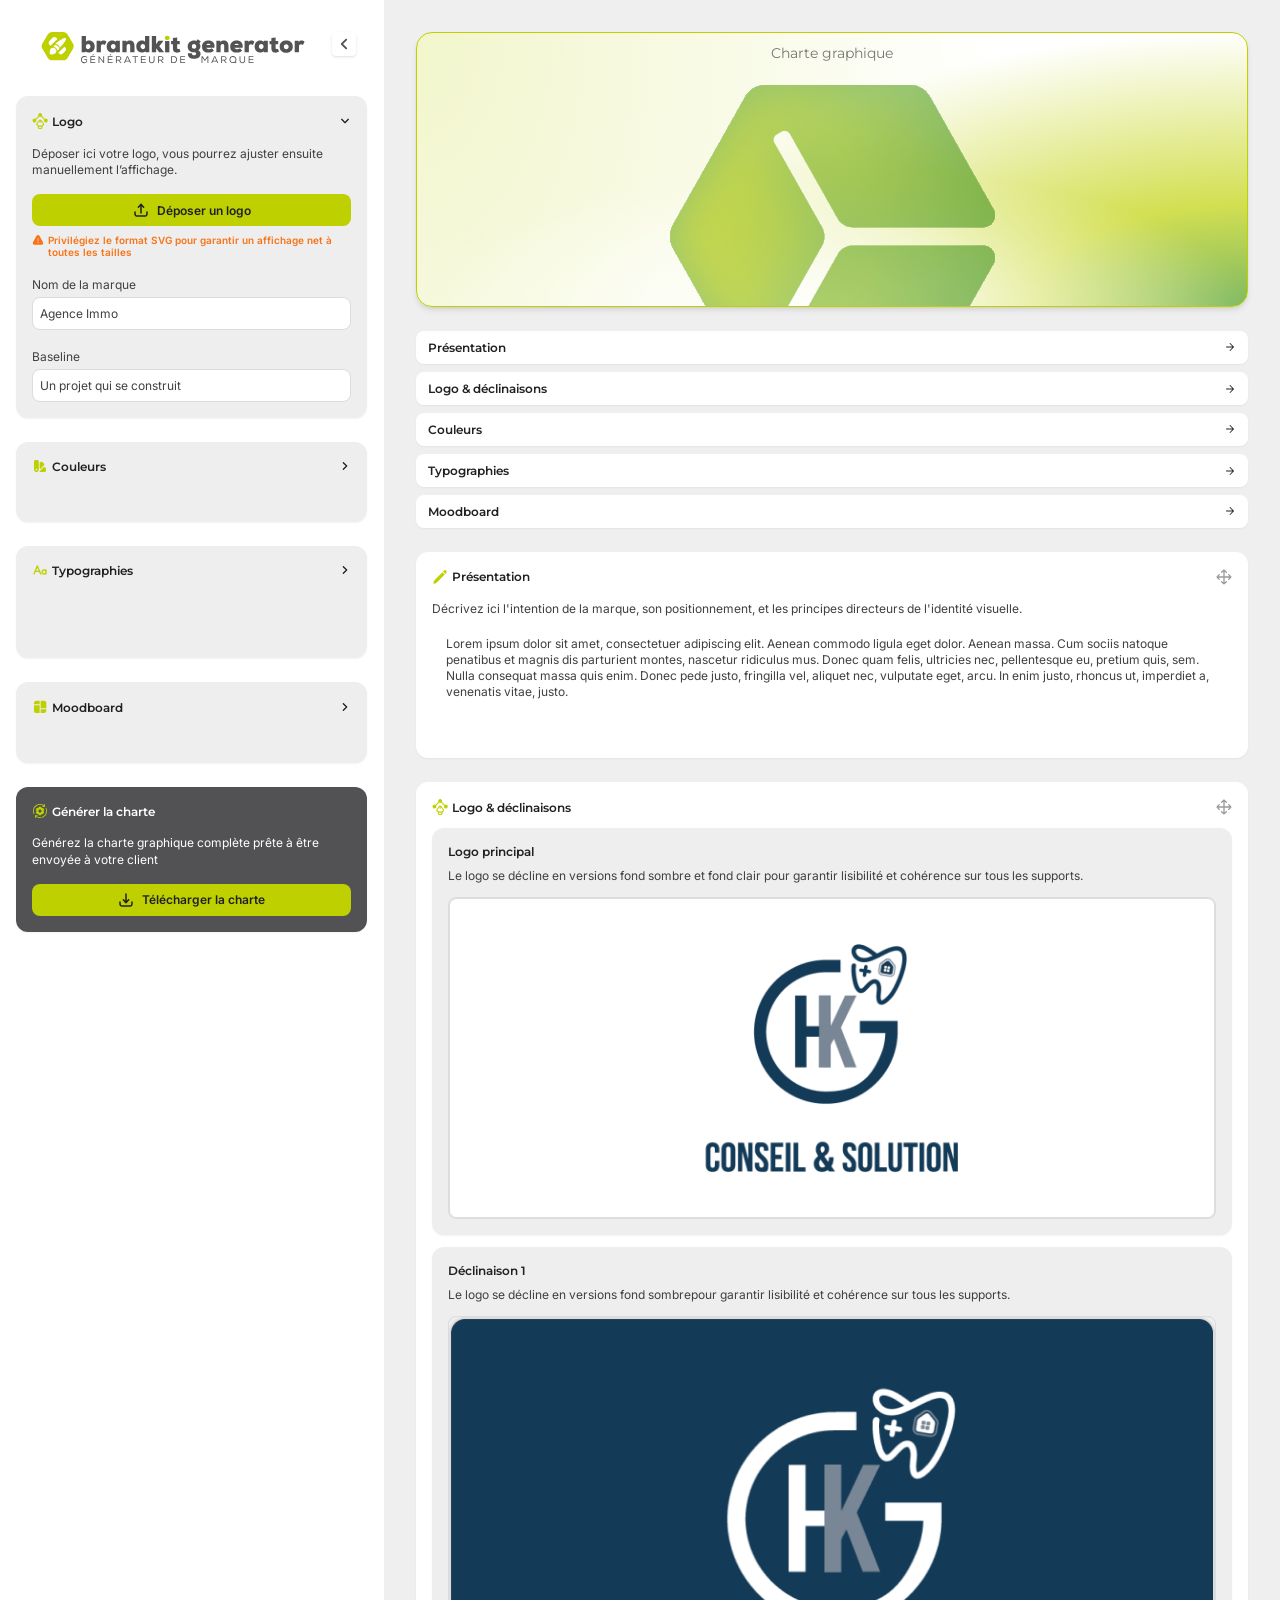
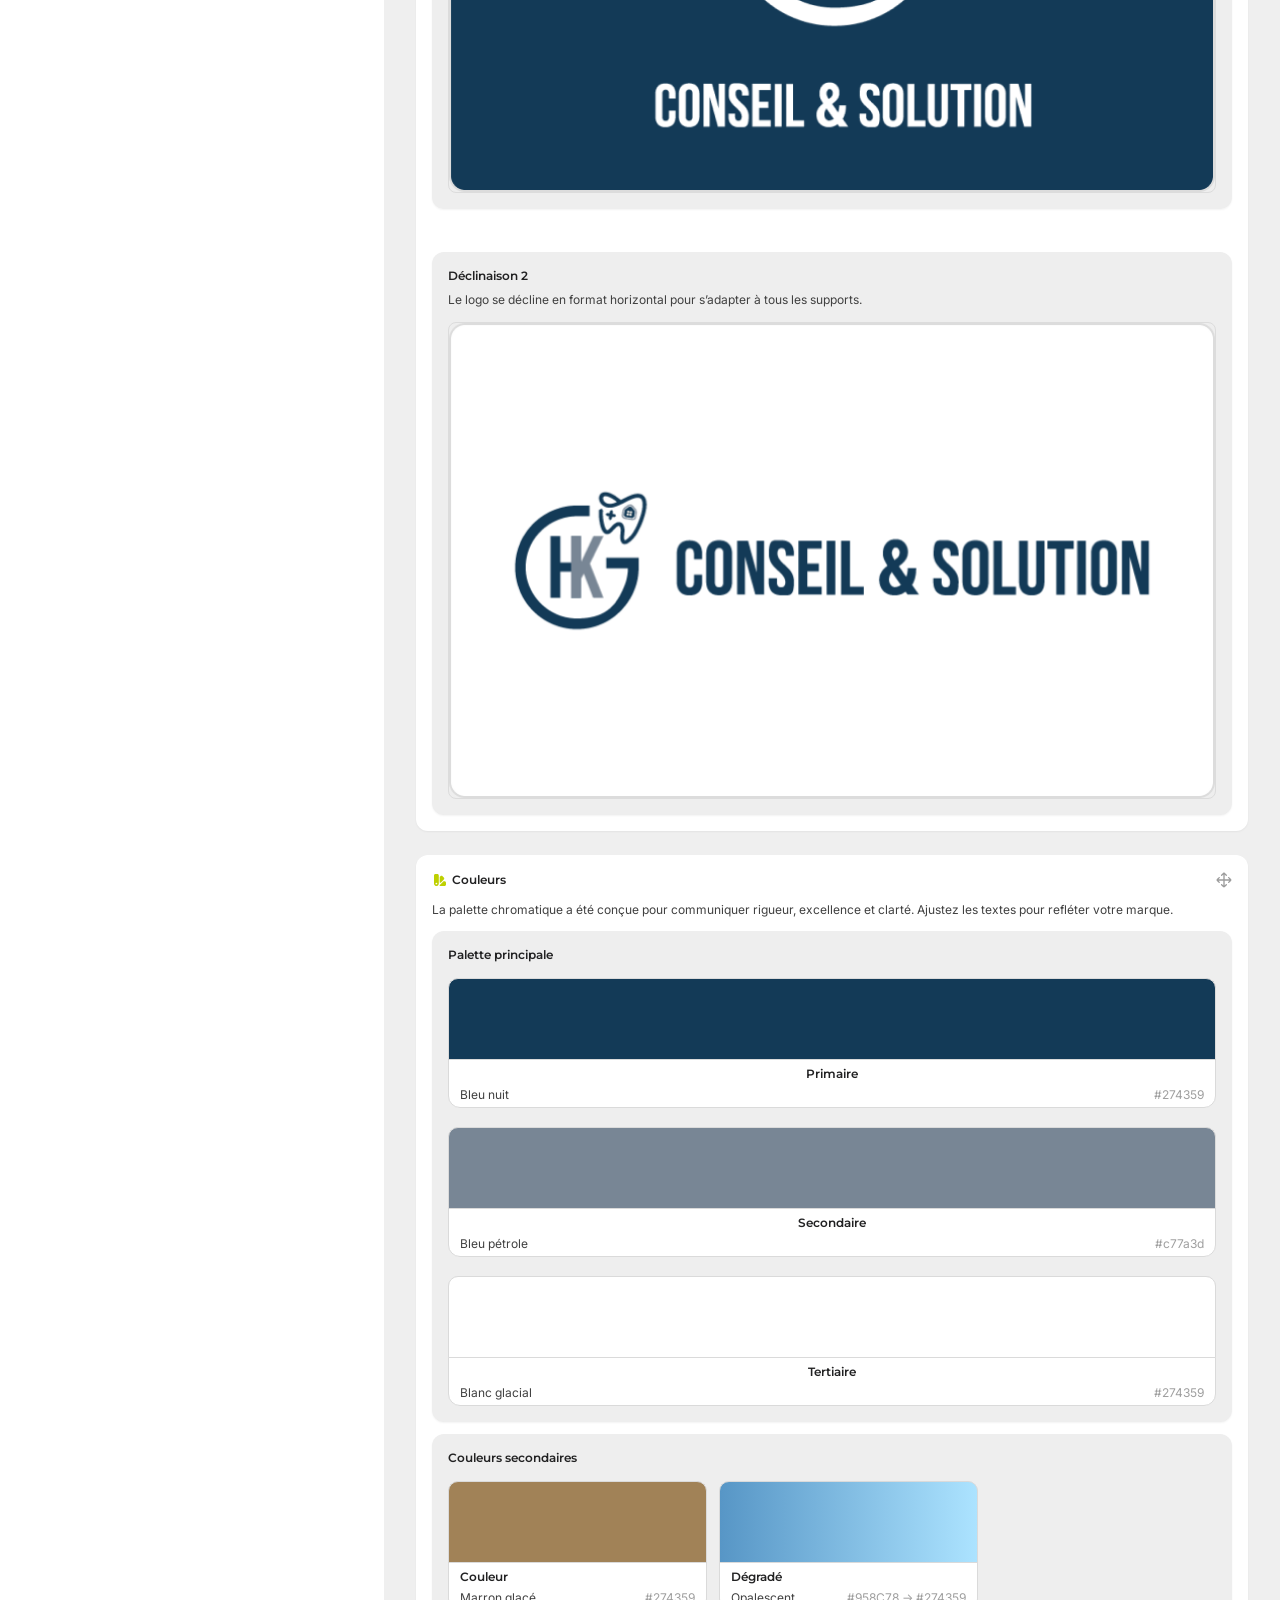
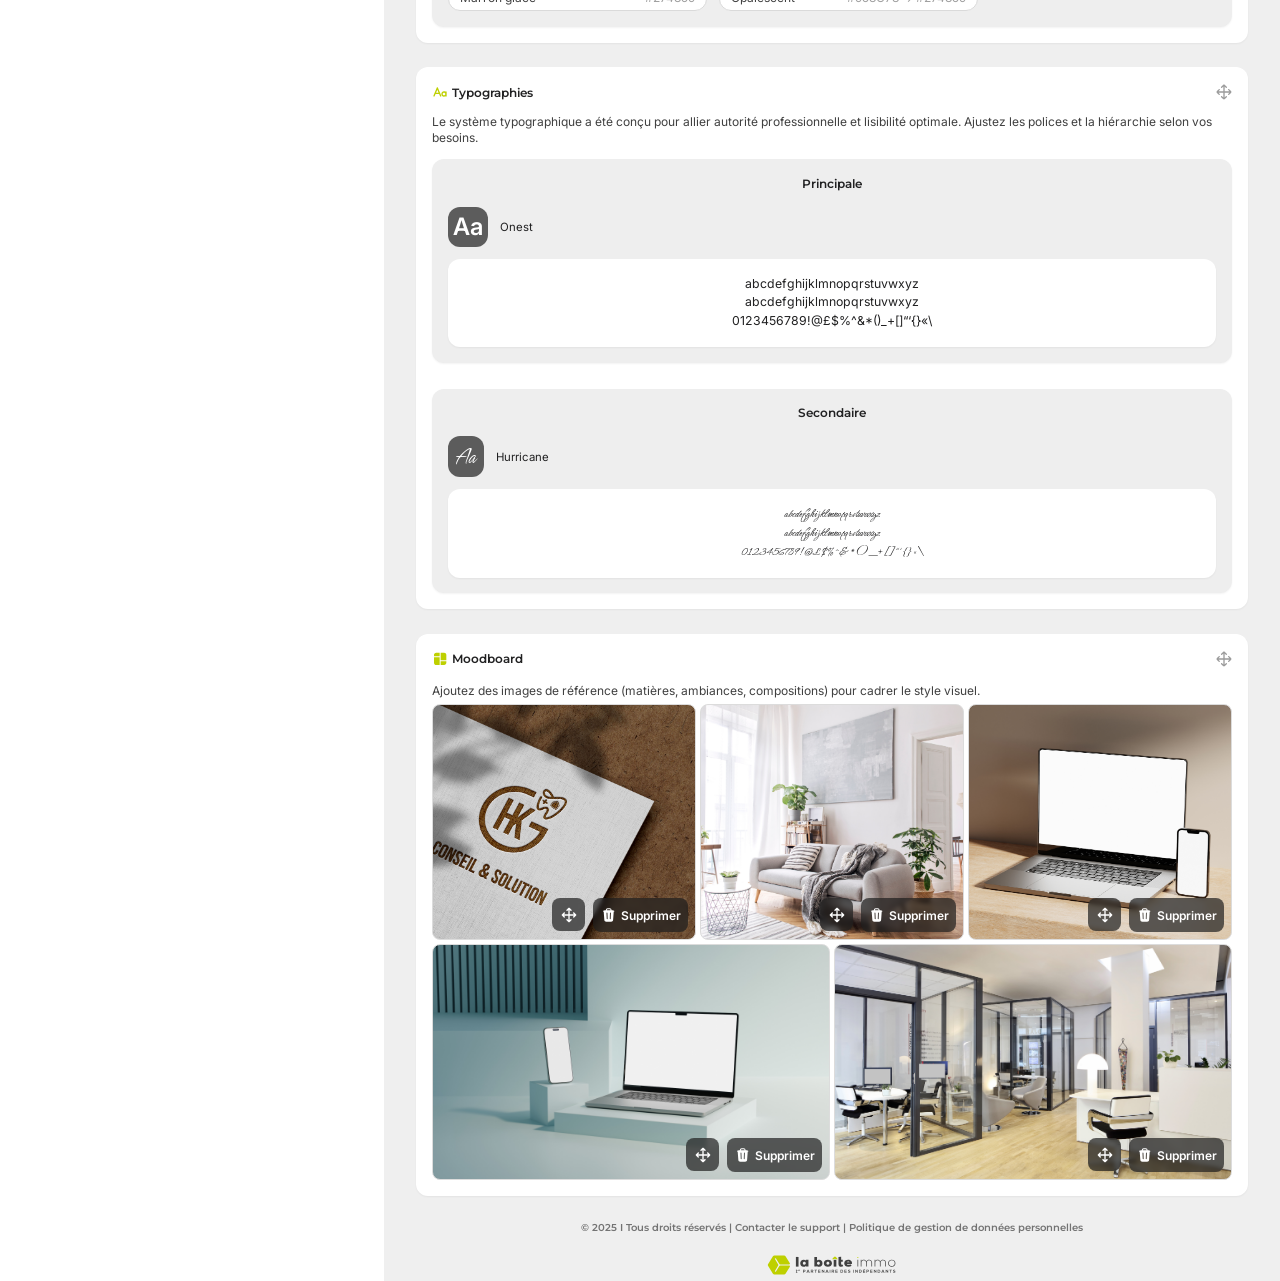
<file: index.html>
<!DOCTYPE html>
<html>
<head>
  <meta charset="utf-8" />
	<meta name="viewport" content="width=device-width, initial-scale=1, shrink-to-fit=no">
	<link href="https://fonts.googleapis.com/css2?family=Inter:ital,wght@0,100;0,300;0,400;0,500;0,700;0,900;1,100;1,300;1,400;1,500;1,700;1,900&family=Montserrat:ital,wght@0,100;0,300;0,400;0,500;0,700;0,900;1,100;1,300;1,400;1,500;1,700;1,900&family=Hurricane:ital,wght@0,100;0,300;0,400;0,500;0,700;0,900;1,100;1,300;1,400;1,500;1,700;1,900&display=swap" rel="stylesheet">
	<link rel="stylesheet" href="css/reset.css" />
	<link rel="stylesheet" href="css/global.css" />
	<link rel="stylesheet" href="css/tunnel-creation.css" />

</head>

<body>
	<div class="right-panel">
		<div class="right-panel-aside-panneau">
			<div class="right-panel-row-top">
				<object data="assets/right-panel-graphic.svg" class="right-panel-graphic" type="image/svg+xml"></object>
				
				<div class="cta-icon cta-icon1">
					<object data="assets/cta-icon/cta-icon-chevron.svg" class="cta-icon-chevron" type="image/svg+xml"></object>
				</div>
			</div>
			
			<div class="right-panel-col1">
				<div class="card-overlay-plus-border-shadow1 card1">
					<div class="row-a heading1">
						<object data="assets/row/row-graphic.svg" class="chevron-a row-graphic" type="image/svg+xml"></object>
						<p class="text-placeholder row-text1">Logo</p>
						<object data="assets/row/row-chevron.svg" class="chevron-a row-chevron" type="image/svg+xml"></object>
					</div>
					
					<p class="text card-overlay-plus-border-shadow-text1">
						Déposer ici votre logo, vous pourrez ajuster ensuite manuellement l’affichage.
					</p>
					
					<div class="card-overlay-plus-border-shadow-col1">
						<button class="btn btn2 hover-bright">
							<object data="assets/btn/btn-icon.svg" class="btn-icon-more-less btn-icon" type="image/svg+xml"></object>
							<p class="btn-label">Déposer un logo</p>
						</button>
						
						<div class="row-b row-bottom2">
							<object data="assets/row/row-danger.svg" class="chevron-a row-danger" type="image/svg+xml"></object>
							<p class="row-text2">
								Privilégiez le format SVG pour garantir un affichage net à toutes les tailles
							</p>
						</div>
					</div>
					
					<div class="input-group input-group2">
						<p class="input-group-text">Nom de la marque</p>
						<input class="input-group-input input1" value="Agence Immo" />
					</div>
					
					<div class="input-group input-group3">
						<p class="input-group-text">Baseline</p>
						<input class="input-group-input input1" value="Un projet qui se construit" />
					</div>
				</div>
				
				<div class="card-overlay-plus-border-shadow2 card1">
					<div class="row-a row-top">
						<object data="assets/row/row-graphic2.svg" class="chevron-a row-graphic" type="image/svg+xml"></object>
						<p class="text-placeholder row-text1">Couleurs</p>
						<object data="assets/row/row-chevron.svg" class="chevron-a row-chevron" type="image/svg+xml"></object>
					</div>
					
					<p class="text">
						La palette est détectée automatiquement puis appliquée au modèle via des variables CSS. Vous pouvez tout modifier manuellement.
					</p>
					
					<div class="card-overlay-plus-border-shadow-col2">
						<div class="card-overlay-plus-border-shadow-col-top">
							<div class="column-a col2">
								<div class="column-b col">
									<p class="column-text1">Primaire</p>
									
									<div class="input-group">
										<p class="input-group-text">Nom de la couleur</p>
										<input class="input-group-input input1" value="Bleu nuit" />
									</div>
								</div>
								
								<div class="column-c col-bottom1">
									<p class="column-text-container1 label">Code couleur</p>
									
									<div class="column-input1 card2">
										<div class="icon-color-a column-rect-left"></div>
										<p class="column-text-container2">#274359</p>
										<object data="assets/column-input/column-chevrons.svg" class="chevron-b column-chevrons" type="image/svg+xml"></object>
									</div>
								</div>
							</div>
							
							<div class="card-overlay-plus-border-shadow-overlay-plus1">
								<button class="btn-overlay-plus-border-a btn-overlay-plus-border4 hover-bright">
									<div class="btn-overlay-plus-border-icon1"></div>
									<p class="btn-overlay-plus-border-label1 label-button">Solid</p>
								</button>
								
								<button class="btn-overlay-plus-border5 hover-bright">
									<div class="icon-color-b btn-overlay-plus-border-icon5"></div>
									<p class="btn-overlay-plus-border-label5 label-button">Gradiant</p>
								</button>
							</div>
						</div>
						
						<div class="card-overlay-plus-border-shadow-col3">
							<div class="column-b col-top2">
								<p class="column-text1">Secondaire</p>
								
								<div class="input-group">
									<p class="input-group-text">Nom de la couleur</p>
									<input class="input-group-input input1" value="Bleu pétrole" />
								</div>
							</div>
							
							<div class="column-c col3">
								<p class="column-text-container1 label">Code couleur</p>
								
								<div class="column-input1 card2">
									<div class="icon-color-a column-rect-left"></div>
									<p class="column-text-container2">#c77a3d</p>
									<object data="assets/column-input/column-chevrons.svg" class="chevron-b column-chevrons" type="image/svg+xml"></object>
								</div>
							</div>
							
							<div class="overlay-plus-border overlay-plus-border1">
								<button class="btn-overlay-plus-border-a btn-overlay-plus-border1 hover-bright">
									<div class="btn-overlay-plus-border-icon1"></div>
									<p class="btn-overlay-plus-border-label1 label-button">Solid</p>
								</button>
								
								<button class="btn-overlay-plus-border2 hover-bright btn1">
									<div class="icon-color-b btn-overlay-plus-border-icon2"></div>
									<p class="btn-overlay-plus-border-label2 label-button">Gradiant</p>
								</button>
							</div>
						</div>
						
						<div class="card-overlay-plus-border-shadow-col4">
							<div class="column-a col4">
								<div class="column-b col">
									<p class="column-text1">Tertiaire</p>
									
									<div class="input-group">
										<p class="input-group-text">Nom de la couleur</p>
										<input class="input-group-input input1" value="Blanc glacial" />
									</div>
								</div>
								
								<div class="column-c col-bottom1">
									<p class="column-text-container1 label">Code couleur</p>
									
									<div class="column-input1 card2">
										<div class="icon-color-a column-rect-left"></div>
										<p class="column-text-container2">#e3f2fd</p>
										<object data="assets/column-input/column-chevrons.svg" class="chevron-b column-chevrons" type="image/svg+xml"></object>
									</div>
								</div>
							</div>
							
							<div class="overlay-plus-border overlay-plus-border2">
								<button class="btn-overlay-plus-border-a btn-overlay-plus-border1 hover-bright">
									<div class="btn-overlay-plus-border-icon1"></div>
									<p class="btn-overlay-plus-border-label1 label-button">Solid</p>
								</button>
								
								<button class="btn-overlay-plus-border2 hover-bright btn1">
									<div class="icon-color-b btn-overlay-plus-border-icon2"></div>
									<p class="btn-overlay-plus-border-label2 label-button">Gradiant</p>
								</button>
							</div>
						</div>
						
						<div class="card-overlay-plus-border-shadow-col5">
							<div class="column-b col-top3">
								<p class="column-text1">Dégradé</p>
								
								<div class="input-group">
									<p class="input-group-text">Nom du dégradé</p>
									<input class="input-group-input input1" value="Opalescent" />
								</div>
							</div>
							
							<div class="card-overlay-plus-border-shadow-row1">
								<object data="assets/card-overlay-plus-border-shadow-group.svg" class="card-overlay-plus-border-shadow-group" type="image/svg+xml"></object>
								
								<div class="column-d col-left1">
									<p class="column-text2 label">Code couleur</p>
									
									<button class="btn-input card2 hover-bright">
										<div class="icon-color-a btn-input-icon-left"></div>
										<p class="btn-input-label label">#e3f2fd</p>
										<object data="assets/column-input/column-chevrons.svg" class="chevron-b btn-input-icon-chevrons" type="image/svg+xml"></object>
									</button>
								</div>
								
								<div class="column-d col-right1">
									<p class="column-text2 label">Code couleur</p>
									
									<button class="btn-input card2 hover-bright">
										<div class="icon-color-a btn-input-icon-left"></div>
										<p class="btn-input-label label">#e3f2fd</p>
										<object data="assets/column-input/column-chevrons.svg" class="chevron-b btn-input-icon-chevrons" type="image/svg+xml"></object>
									</button>
								</div>
							</div>
							
							<div class="card-overlay-plus-border-shadow-overlay-plus2">
								<button class="btn-overlay-plus-border6 btn1 hover-bright">
									<div class="icon-color-a btn-overlay-plus-border-icon6"></div>
									<p class="btn-overlay-plus-border-label6 label-button">Solid</p>
								</button>
								
								<button class="btn-overlay-plus-border7 hover-bright">
									<div class="icon-color-b btn-overlay-plus-border-icon7"></div>
									<p class="btn-overlay-plus-border-label7 label-button">Gradiant</p>
								</button>
							</div>
						</div>
						
						<div class="card-overlay-plus-border-shadow-col-bottom1">
							<p class="card-overlay-plus-border-shadow-text2 label-label-bold">Couleur supplémentaire</p>
							<p class="text-vous-pouvez">Vous pouvez rajouter une couleur supplémentaire</p>
							
							<button class="btn btn-overlay-plus-border8 hover-bright">
								<object data="assets/btn/btn-icon2.svg" class="btn-icon-more-less btn-icon" type="image/svg+xml"></object>
								<p class="btn-label">Ajouter une couleur</p>
							</button>
						</div>
					</div>
				</div>
				
				<div class="card-overlay-plus-border-shadow3 card1">
					<div class="row-a row1">
						<object data="assets/row/row-group2.svg" class="chevron-a row-graphic" type="image/svg+xml"></object>
						<p class="text-placeholder row-text1">Typographies</p>
						<object data="assets/row/row-chevron.svg" class="chevron-a row-chevron" type="image/svg+xml"></object>
					</div>
					
					<p class="text">
						Si renseigné, l’outil charge automatiquement la feuille CSS Google Fonts pour permettre l’aperçu.
					</p>
					
					<div class="card-overlay-plus-border-shadow-col6">
						<div class="column-e col5">
							<p class="column-text3">Principale</p>
							
							<div class="column-col1">
								<div class="input-group">
									<p class="input-group-text">Nom de la font</p>
									<input class="input-group-input input1" value="Onest" />
								</div>
								
								<div class="column-col2">
									<p class="column-text-container3 label">Style</p>
									
									<div class="column-input2 card2">
										<p class="column-text-container4">Bold</p>
										<object data="assets/row/row-chevron.svg" class="chevron-b column-chevron" type="image/svg+xml"></object>
									</div>
								</div>
								
								<div class="input-group">
									<p class="input-group-text">Google Font</p>
									<input class="input-group-input input1" value="&lt;style&gt;@import url('https://fonts.googleapis..." />
								</div>
							</div>
						</div>
						
						<button class="btn-overlay-plus-border-b btn-overlay-plus-border9 hover-bright">
							<object data="assets/btn/btn-icon.svg" class="btn-overlay-plus-border-icon3" type="image/svg+xml"></object>
							<p class="btn-overlay-plus-border-label3 label-button">Charger une font</p>
						</button>
						
						<div class="row-b row-bottom3">
							<object data="assets/row/row-danger.svg" class="chevron-a row-danger" type="image/svg+xml"></object>
							<p class="row-text2">
								Assurez-vous de disposer des droits d'utilisation de  la font avant de la charger.
							</p>
						</div>
					</div>
					
					<div class="card-overlay-plus-border-shadow-col7">
						<div class="column-e col6">
							<p class="column-text3">Secondaire</p>
							
							<div class="column-col1">
								<div class="input-group">
									<p class="input-group-text">Nom de la font</p>
									<input class="input-group-input input1" value="Hurricane" />
								</div>
								
								<div class="column-col2">
									<p class="column-text-container3 label">Style</p>
									
									<div class="column-input2 card2">
										<p class="column-text-container4">Regular</p>
										<object data="assets/row/row-chevron.svg" class="chevron-b column-chevron" type="image/svg+xml"></object>
									</div>
								</div>
								
								<div class="input-group">
									<p class="input-group-text">Google Font</p>
									<input class="input-group-input input1" value="&lt;style&gt;@import url('https://fonts.googleapis..." />
								</div>
							</div>
						</div>
						
						<div class="card-overlay-plus-border-shadow-col-bottom2">
							<button class="btn-overlay-plus-border-b btn-overlay-plus-border10 hover-bright">
								<object data="assets/btn/btn-icon.svg" class="btn-overlay-plus-border-icon3" type="image/svg+xml"></object>
								<p class="btn-overlay-plus-border-label3 label-button">Charger une font</p>
							</button>
							
							<div class="row-b row-bottom4">
								<object data="assets/row/row-danger.svg" class="chevron-a row-danger" type="image/svg+xml"></object>
								<p class="row-text2">
									Assurez-vous de disposer des droits d'utilisation de  la font avant de la charger.
								</p>
							</div>
						</div>
					</div>
					
					<div class="card-overlay-plus-border-shadow-col-bottom3">
						<p class="card-overlay-plus-border-shadow-text4 label-label-bold">Typographie supplémentaire</p>
						<p class="text-vous-pouvez">Vous pouvez rajouter une font supplémentaire</p>
						
						<button class="btn btn-overlay-plus-border11 hover-bright">
							<object data="assets/btn/btn-icon2.svg" class="btn-icon-more-less btn-icon" type="image/svg+xml"></object>
							<p class="btn-label">Ajouter une font</p>
						</button>
						
						<div class="row-b row-bottom5">
							<object data="assets/row/row-danger.svg" class="chevron-a row-danger" type="image/svg+xml"></object>
							<p class="row-text2">
								Assurez-vous de disposer des droits d'utilisation de  la font avant de la charger.
							</p>
						</div>
					</div>
				</div>
				
				<div class="card-overlay-plus-border-shadow4 card1">
					<div class="row-a heading2">
						<object data="assets/row/row-group3.svg" class="chevron-a row-graphic" type="image/svg+xml"></object>
						<p class="text-placeholder row-text1">Moodboard</p>
						<object data="assets/row/row-chevron.svg" class="chevron-a row-chevron" type="image/svg+xml"></object>
					</div>
					
					<p class="card-overlay-plus-border-shadow-text5 body-a">
						Vous pouvez ajouter/supprimer/réordonner depuis l’aperçu
					</p>
					
					<button class="btn btn-overlay-plus-border12 hover-bright">
						<object data="assets/btn/btn-icon.svg" class="btn-icon-more-less btn-icon" type="image/svg+xml"></object>
						<p class="btn-label">Déposer une image</p>
					</button>
				</div>
				
				<div class="card-overlay-plus-border-shadow5 card1">
					<div class="card-overlay-plus-border-shadow-row-top1">
						<object data="assets/card-overlay-plus-border-shadow-automatisation.svg" class="chevron-a card-overlay-plus-border-shadow-automatisation" type="image/svg+xml"></object>
						<p class="text-placeholder card-overlay-plus-border-shadow-text6">Générer la charte</p>
					</div>
					
					<p class="text card-overlay-plus-border-shadow-text-generez-la-charte">
						Générez la charte graphique complète prête à être envoyée à votre client
					</p>
					
					<button class="btn btn-overlay-plus-border13 hover-bright">
						<object data="assets/btn/btn-icon5.svg" class="btn-icon-more-less btn-icon" type="image/svg+xml"></object>
						<p class="btn-label">Télécharger la charte</p>
					</button>
				</div>
			</div>
		</div>
		
		<div class="right-panel-col2">
			<div class="banner">
				<h2 class="banner-subtitle tailwind-text-2xl-bold">Charte graphique</h2>
				<object data="assets/banner/banner-graphic.svg" class="banner-graphic" type="image/svg+xml"></object>
			</div>
			
			<div class="right-panel-col3">
				<div class="overlay-plus-border-shadow overlay-plus-border-shadow1">
					<p class="overlay-plus-border-shadow-text">Présentation</p>
					<object data="assets/overlay-plus-border-shadow/overlay-plus-border-shadow-big-arrow.svg" class="overlay-plus-border-shadow-big-arrow" type="image/svg+xml"></object>
				</div>
				
				<div class="overlay-plus-border-shadow overlay-plus-border-shadow2">
					<p class="overlay-plus-border-shadow-text">Logo & déclinaisons</p>
					<object data="assets/overlay-plus-border-shadow/overlay-plus-border-shadow-big-arrow.svg" class="overlay-plus-border-shadow-big-arrow overlay-plus-border-shadow-big-arrow1" type="image/svg+xml"></object>
				</div>
				
				<div class="overlay-plus-border-shadow overlay-plus-border-shadow3">
					<p class="overlay-plus-border-shadow-text">Couleurs</p>
					<object data="assets/overlay-plus-border-shadow/overlay-plus-border-shadow-big-arrow.svg" class="overlay-plus-border-shadow-big-arrow" type="image/svg+xml"></object>
				</div>
				
				<div class="overlay-plus-border-shadow overlay-plus-border-shadow4">
					<p class="overlay-plus-border-shadow-text">Typographies</p>
					<object data="assets/overlay-plus-border-shadow/overlay-plus-border-shadow-big-arrow.svg" class="overlay-plus-border-shadow-big-arrow overlay-plus-border-shadow-big-arrow1" type="image/svg+xml"></object>
				</div>
				
				<div class="overlay-plus-border-shadow overlay-plus-border-shadow5">
					<p class="overlay-plus-border-shadow-text">Moodboard</p>
					<object data="assets/overlay-plus-border-shadow/overlay-plus-border-shadow-big-arrow.svg" class="overlay-plus-border-shadow-big-arrow" type="image/svg+xml"></object>
				</div>
			</div>
			
			<div class="right-panel-overlay-plus card1">
				<div class="heading heading3">
					<object data="assets/heading/heading-edit-delete.svg" class="logo-plateforme-de-marque heading-edit-delete" type="image/svg+xml"></object>
					<p class="heading-text">Présentation</p>
					<object data="assets/heading/heading-group.svg" class="logo-plateforme-de-marque heading-group" type="image/svg+xml"></object>
				</div>
				
				<div class="right-panel-col4">
					<p class="right-panel-text body-a">
						Décrivez ici l'intention de la marque, son positionnement, et les principes directeurs de l'identité visuelle.
					</p>
					<div class="right-panel-input body-a input1">
						Lorem ipsum dolor sit amet, consectetuer adipiscing elit. Aenean commodo ligula eget dolor. Aenean massa. Cum sociis natoque penatibus et magnis dis parturient montes, nascetur ridiculus mus. Donec quam felis, ultricies nec, pellentesque eu, pretium quis, sem. Nulla consequat massa quis enim. Donec pede justo, fringilla vel, aliquet nec, vulputate eget, arcu. In enim justo, rhoncus ut, imperdiet a, venenatis vitae, justo. 
					</div>
				</div>
			</div>
			
			<div class="card-overlay-plus-border-shadow6 card1">
				<div class="heading heading4">
					<object data="assets/row/row-graphic.svg" class="logo-plateforme-de-marque heading-edit-delete" type="image/svg+xml"></object>
					<p class="heading-text">Logo & déclinaisons</p>
					<object data="assets/heading/heading-group.svg" class="logo-plateforme-de-marque heading-group" type="image/svg+xml"></object>
				</div>
				
				<div class="card-overlay-plus-border-shadow-col8">
					<div class="column-f">
						<p class="column-text4">Logo principal</p>
						<p class="column-text-container5">
							Le logo se décline en versions fond sombre et fond clair pour garantir lisibilité et cohérence sur tous les supports.
						</p>
					</div>
					
					<img src="assets/card-overlay-plus-border-shadow-input.png" class="card-overlay-plus-border-shadow-input input2" />
				</div>
				
				<div class="card-overlay-plus-border-shadow-row-bottom1">
					<div class="column-g col-left2">
						<div class="column-f">
							<p class="column-text4">Déclinaison 1 </p>
							<p class="column-text-container5">
								Le logo se décline en versions fond sombrepour garantir lisibilité et cohérence sur tous les supports.
							</p>
						</div>
						
						<img src="assets/column/column-input1.png" class="column-input3 input2" />
					</div>
					
					<div class="column-g col-right2">
						<div class="column-f">
							<p class="column-text4">Déclinaison 2</p>
							<p class="column-text-container5">
								Le logo se décline en format horizontal pour s’adapter à tous les supports.
							</p>
						</div>
						
						<img src="assets/column/column-input2.png" class="column-input3 input2" />
					</div>
				</div>
			</div>
			
			<div class="card-overlay-plus-border-shadow7 card1">
				<div class="heading heading5">
					<object data="assets/row/row-graphic2.svg" class="logo-plateforme-de-marque heading-edit-delete" type="image/svg+xml"></object>
					<p class="heading-text">Couleurs</p>
					<object data="assets/heading/heading-group.svg" class="logo-plateforme-de-marque heading-group" type="image/svg+xml"></object>
				</div>
				
				<p class="card-overlay-plus-border-shadow-text-container1 body-a">
					La palette chromatique a été conçue pour communiquer rigueur, excellence et clarté. Ajustez les textes pour refléter votre marque.
				</p>
				
				<div class="card-overlay-plus-border-shadow-overlay-plus3 card1">
					<p class="card-overlay-plus-border-shadow-text7 label-label-bold">Palette principale</p>
					
					<div class="card-overlay-plus-border-shadow-row2">
						<div class="column-h col7">
							<div class="rect column-rect"></div>
							<p class="column-text5">Primaire</p>
							
							<div class="row-c">
								<p class="row-text3">Bleu nuit</p>
								<p class="row-text4 label">#274359</p>
							</div>
						</div>
						
						<div class="column-h col8">
							<div class="rect column-rect"></div>
							<p class="column-text5">Secondaire</p>
							
							<div class="row-c">
								<p class="row-text3">Bleu pétrole</p>
								<p class="row-text4 label">#c77a3d</p>
							</div>
						</div>
						
						<div class="column-h col9">
							<div class="rect column-rect"></div>
							<p class="column-text5">Tertiaire</p>
							
							<div class="row-c">
								<p class="row-text3">Blanc glacial</p>
								<p class="row-text4 label">#274359</p>
							</div>
						</div>
					</div>
				</div>
				
				<div class="card-overlay-plus-border-shadow-overlay-plus4 card1">
					<p class="card-overlay-plus-border-shadow-text8 label-label-bold">Couleurs secondaires</p>
					
					<div class="card-overlay-plus-border-shadow-row3">
						<div class="card-overlay-plus-border-shadow-col-left card-white">
							<div class="rect card-overlay-plus-border-shadow-rect1"></div>
							<p class="card-overlay-plus-border-shadow-text9 label-label-bold">Couleur </p>
							
							<div class="row-c">
								<p class="row-text3">Marron glacé</p>
								<p class="row-text4 label">#274359</p>
							</div>
						</div>
						
						<div class="card-overlay-plus-border-shadow-col-right card-white">
							<div class="card-overlay-plus-border-shadow-rect2"></div>
							<p class="card-overlay-plus-border-shadow-text10 label-label-bold">Dégradé</p>
							
							<div class="row-c">
								<p class="row-text3">Opalescent</p>
								<p class="row-text4 label">#958C78 → #274359</p>
							</div>
						</div>
					</div>
				</div>
			</div>
			
			<div class="card-overlay-plus-border-shadow8 card1">
				<div class="heading heading6">
					<object data="assets/row/row-group2.svg" class="logo-plateforme-de-marque heading-edit-delete" type="image/svg+xml"></object>
					<p class="heading-text">Typographies</p>
					<object data="assets/heading/heading-group.svg" class="logo-plateforme-de-marque heading-group" type="image/svg+xml"></object>
				</div>
				
				<p class="card-overlay-plus-border-shadow-text-container2 body-a">
					Le système typographique a été conçu pour allier autorité professionnelle et lisibilité optimale. Ajustez les polices et la hiérarchie selon vos besoins.
				</p>
				
				<div class="card-overlay-plus-border-shadow-row4">
					<div class="card-overlay-plus-border-shadow-overlay-plus5 card1">
						<p class="card-overlay-plus-border-shadow-text11 label-label-bold">Principale</p>
						
						<div class="card-overlay-plus-border-shadow-col9">
							<div class="card-overlay-plus-border-shadow-row-top2">
								<button class="card-overlay-plus-border-shadow-btn1 hover-bright">Aa</button>
								<p class="card-overlay-plus-border-shadow-text-container3 text-secondary-secondary-dark">Onest</p>
							</div>
							
							<div class="card-overlay-plus-border-shadow-overlay-plus6 card3">
								abcdefghijklmnopqrstuvwxyz<br />
								abcdefghijklmnopqrstuvwxyz<br />
								0123456789!@£$%^&*()_+[]“‘{}«\
							</div>
						</div>
					</div>
					
					<div class="card-overlay-plus-border-shadow-overlay-plus7 card1">
						<p class="card-overlay-plus-border-shadow-text12 label-label-bold">Secondaire</p>
						
						<div class="card-overlay-plus-border-shadow-col10">
							<div class="card-overlay-plus-border-shadow-container">
								<button class="card-overlay-plus-border-shadow-btn2 hover-bright">Aa</button>
								<p class="card-overlay-plus-border-shadow-text-container4 text-secondary-secondary-dark">Hurricane</p>
							</div>
							
							<div class="card-overlay-plus-border-shadow-overlay-plus8 card3">
								abcdefghijklmnopqrstuvwxyz<br />
								abcdefghijklmnopqrstuvwxyz<br />
								0123456789!@£$%^&*()_+[]“‘{}«\
							</div>
						</div>
					</div>
				</div>
			</div>
			
			<div class="card-overlay-plus-border-shadow9 card1">
				<div class="heading heading7">
					<object data="assets/row/row-group3.svg" class="logo-plateforme-de-marque heading-edit-delete" type="image/svg+xml"></object>
					<p class="heading-text">Moodboard</p>
					<object data="assets/heading/heading-group.svg" class="logo-plateforme-de-marque heading-group" type="image/svg+xml"></object>
				</div>
				
				<div class="card-overlay-plus-border-shadow-col11">
					<p class="card-overlay-plus-border-shadow-text13 body-a">
						Ajoutez des images de référence (matières, ambiances, compositions) pour cadrer le style visuel.
					</p>
					
					<div class="card-overlay-plus-border-shadow-row5">
						<div class="input-a input3">
							<div class="input-overlay-plus">
								<object data="assets/input-overlay-plus-border/input-notre.svg" class="input-notre-actualite-lorem input-notre" type="image/svg+xml"></object>
							</div>
							
							<button class="btn-overlay-plus-border3 hover-bright">
								<object data="assets/btn-overlay-plus-border/btn-overlay-plus-border-icon2.svg" class="btn-overlay-plus-border-icon-edit-delete-archive btn-overlay-plus-border-icon4" type="image/svg+xml"></object>
								<p class="btn-overlay-plus-border-label4 label-button">Supprimer</p>
							</button>
						</div>
						
						<div class="input-a input4">
							<div class="input-overlay-plus">
								<object data="assets/input-overlay-plus-border/input-notre2.svg" class="input-notre-actualite-lorem input-notre" type="image/svg+xml"></object>
							</div>
							
							<button class="btn-overlay-plus-border3 hover-bright">
								<object data="assets/btn-overlay-plus-border/btn-overlay-plus-border-icon2.svg" class="btn-overlay-plus-border-icon-edit-delete-archive btn-overlay-plus-border-icon4" type="image/svg+xml"></object>
								<p class="btn-overlay-plus-border-label4 label-button">Supprimer</p>
							</button>
						</div>
						
						<div class="input-a input5">
							<div class="input-overlay-plus">
								<object data="assets/input-overlay-plus-border/input-notre2.svg" class="input-notre-actualite-lorem input-notre" type="image/svg+xml"></object>
							</div>
							
							<button class="btn-overlay-plus-border3 hover-bright">
								<object data="assets/btn-overlay-plus-border/btn-overlay-plus-border-icon2.svg" class="btn-overlay-plus-border-icon-edit-delete-archive btn-overlay-plus-border-icon4" type="image/svg+xml"></object>
								<p class="btn-overlay-plus-border-label4 label-button">Supprimer</p>
							</button>
						</div>
					</div>
					
					<div class="card-overlay-plus-border-shadow-row-bottom2">
						<div class="input-a input6">
							<div class="input-overlay-plus">
								<object data="assets/input-overlay-plus-border/input-notre.svg" class="input-notre-actualite-lorem input-notre" type="image/svg+xml"></object>
							</div>
							
							<button class="btn-overlay-plus-border3 hover-bright">
								<object data="assets/btn-overlay-plus-border/btn-overlay-plus-border-icon2.svg" class="btn-overlay-plus-border-icon-edit-delete-archive btn-overlay-plus-border-icon4" type="image/svg+xml"></object>
								<p class="btn-overlay-plus-border-label4 label-button">Supprimer</p>
							</button>
						</div>
						
						<div class="input-a input7">
							<div class="input-overlay-plus">
								<object data="assets/input-overlay-plus-border/input-notre2.svg" class="input-notre-actualite-lorem input-notre" type="image/svg+xml"></object>
							</div>
							
							<button class="btn-overlay-plus-border3 hover-bright">
								<object data="assets/btn-overlay-plus-border/btn-overlay-plus-border-icon2.svg" class="btn-overlay-plus-border-icon-edit-delete-archive btn-overlay-plus-border-icon4" type="image/svg+xml"></object>
								<p class="btn-overlay-plus-border-label4 label-button">Supprimer</p>
							</button>
						</div>
					</div>
				</div>
			</div>
			
			<div class="mentions-legales mentions-legales1">
				<p class="mentions-legales-text label-label">
					© 2025 I Tous droits réservés | Contacter le support | Politique de gestion de données personnelles
				</p>
				<object data="assets/mentions-legales/mentions-legales-logo.svg" class="logo-plateforme-de-marque mentions-legales-logo" type="image/svg+xml"></object>
			</div>
		</div>
	</div>

	<!-- Application JavaScript -->
	<script src="js/app.js"></script>
</body>

</html>
</file>
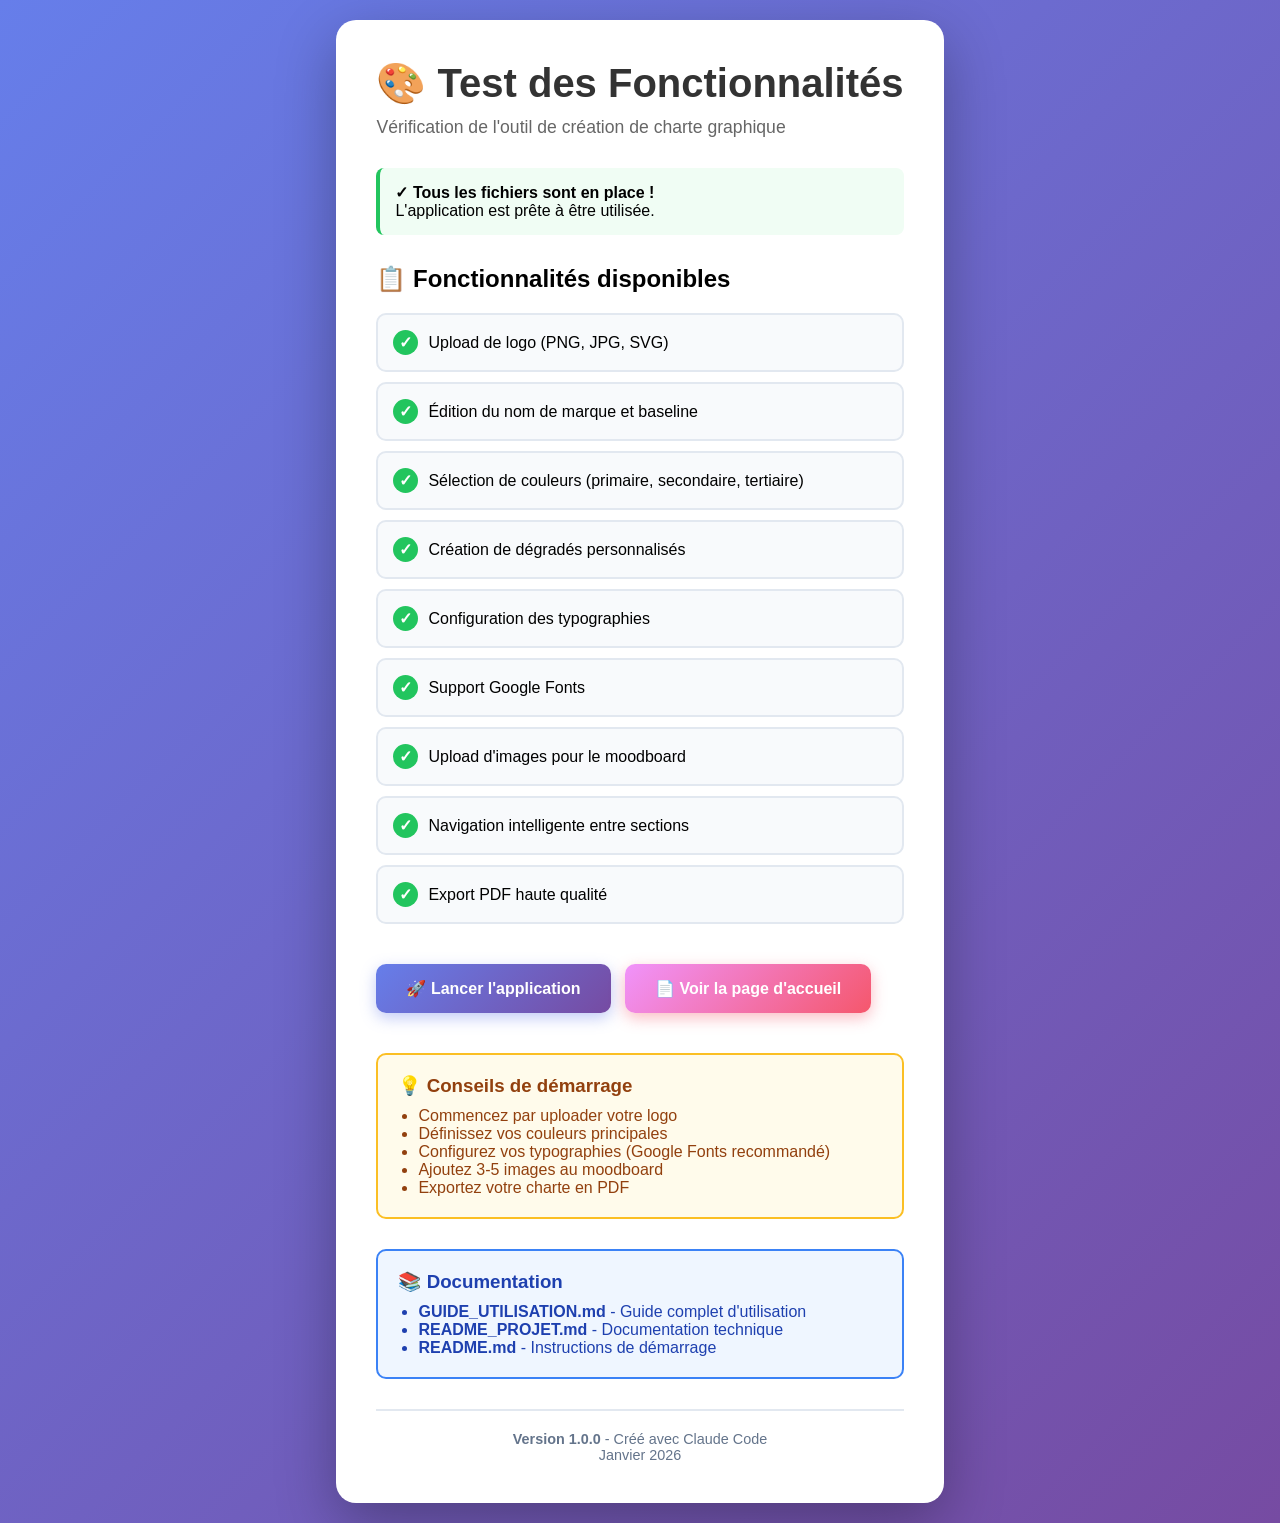
<file: test-fonctionnalites.html>
<!DOCTYPE html>
<html lang="fr">
<head>
  <meta charset="UTF-8">
  <meta name="viewport" content="width=device-width, initial-scale=1.0">
  <title>Test des Fonctionnalités - Charte Graphique</title>
  <style>
    * {
      margin: 0;
      padding: 0;
      box-sizing: border-box;
    }

    body {
      font-family: 'Inter', 'Segoe UI', sans-serif;
      background: linear-gradient(135deg, #667eea 0%, #764ba2 100%);
      min-height: 100vh;
      display: flex;
      align-items: center;
      justify-content: center;
      padding: 20px;
    }

    .container {
      max-width: 800px;
      background: white;
      border-radius: 20px;
      box-shadow: 0 20px 60px rgba(0, 0, 0, 0.3);
      padding: 40px;
    }

    h1 {
      color: #333;
      margin-bottom: 10px;
      font-size: 2.5em;
    }

    .subtitle {
      color: #666;
      margin-bottom: 30px;
      font-size: 1.1em;
    }

    .status {
      background: #f0f9ff;
      border-left: 4px solid #3b82f6;
      padding: 15px;
      border-radius: 8px;
      margin-bottom: 30px;
    }

    .status.success {
      background: #f0fdf4;
      border-left-color: #22c55e;
    }

    .feature-list {
      list-style: none;
      margin: 20px 0;
    }

    .feature-item {
      padding: 15px;
      margin: 10px 0;
      background: #f8fafc;
      border-radius: 10px;
      border: 2px solid #e2e8f0;
      transition: all 0.3s;
      cursor: pointer;
    }

    .feature-item:hover {
      border-color: #667eea;
      transform: translateX(5px);
      box-shadow: 0 5px 15px rgba(102, 126, 234, 0.2);
    }

    .feature-item::before {
      content: '✓';
      display: inline-block;
      width: 25px;
      height: 25px;
      background: #22c55e;
      color: white;
      text-align: center;
      line-height: 25px;
      border-radius: 50%;
      margin-right: 10px;
      font-weight: bold;
    }

    .btn {
      display: inline-block;
      padding: 15px 30px;
      background: linear-gradient(135deg, #667eea 0%, #764ba2 100%);
      color: white;
      text-decoration: none;
      border-radius: 10px;
      font-weight: 600;
      transition: all 0.3s;
      margin: 10px 10px 10px 0;
      box-shadow: 0 5px 15px rgba(102, 126, 234, 0.4);
    }

    .btn:hover {
      transform: translateY(-2px);
      box-shadow: 0 8px 20px rgba(102, 126, 234, 0.6);
    }

    .btn-secondary {
      background: linear-gradient(135deg, #f093fb 0%, #f5576c 100%);
      box-shadow: 0 5px 15px rgba(245, 87, 108, 0.4);
    }

    .btn-secondary:hover {
      box-shadow: 0 8px 20px rgba(245, 87, 108, 0.6);
    }

    .info-box {
      background: #fffbeb;
      border: 2px solid #fbbf24;
      border-radius: 10px;
      padding: 20px;
      margin-top: 30px;
    }

    .info-box h3 {
      color: #92400e;
      margin-bottom: 10px;
    }

    .info-box ul {
      list-style: disc;
      margin-left: 20px;
      color: #92400e;
    }

    .footer {
      margin-top: 30px;
      padding-top: 20px;
      border-top: 2px solid #e2e8f0;
      text-align: center;
      color: #64748b;
      font-size: 0.9em;
    }

    @media (max-width: 600px) {
      .container {
        padding: 20px;
      }

      h1 {
        font-size: 1.8em;
      }

      .btn {
        display: block;
        margin: 10px 0;
      }
    }
  </style>
</head>
<body>
  <div class="container">
    <h1>🎨 Test des Fonctionnalités</h1>
    <p class="subtitle">Vérification de l'outil de création de charte graphique</p>

    <div class="status success">
      <strong>✓ Tous les fichiers sont en place !</strong><br>
      L'application est prête à être utilisée.
    </div>

    <h2>📋 Fonctionnalités disponibles</h2>
    <ul class="feature-list">
      <li class="feature-item">Upload de logo (PNG, JPG, SVG)</li>
      <li class="feature-item">Édition du nom de marque et baseline</li>
      <li class="feature-item">Sélection de couleurs (primaire, secondaire, tertiaire)</li>
      <li class="feature-item">Création de dégradés personnalisés</li>
      <li class="feature-item">Configuration des typographies</li>
      <li class="feature-item">Support Google Fonts</li>
      <li class="feature-item">Upload d'images pour le moodboard</li>
      <li class="feature-item">Navigation intelligente entre sections</li>
      <li class="feature-item">Export PDF haute qualité</li>
    </ul>

    <div style="margin-top: 30px;">
      <a href="tunnel-creation.html" class="btn">🚀 Lancer l'application</a>
      <a href="index.html" class="btn btn-secondary">📄 Voir la page d'accueil</a>
    </div>

    <div class="info-box">
      <h3>💡 Conseils de démarrage</h3>
      <ul>
        <li>Commencez par uploader votre logo</li>
        <li>Définissez vos couleurs principales</li>
        <li>Configurez vos typographies (Google Fonts recommandé)</li>
        <li>Ajoutez 3-5 images au moodboard</li>
        <li>Exportez votre charte en PDF</li>
      </ul>
    </div>

    <div class="info-box" style="background: #eff6ff; border-color: #3b82f6;">
      <h3 style="color: #1e40af;">📚 Documentation</h3>
      <ul style="color: #1e40af;">
        <li><strong>GUIDE_UTILISATION.md</strong> - Guide complet d'utilisation</li>
        <li><strong>README_PROJET.md</strong> - Documentation technique</li>
        <li><strong>README.md</strong> - Instructions de démarrage</li>
      </ul>
    </div>

    <div class="footer">
      <p><strong>Version 1.0.0</strong> - Créé avec Claude Code</p>
      <p>Janvier 2026</p>
    </div>
  </div>

  <script>
    // Animation au chargement
    document.addEventListener('DOMContentLoaded', () => {
      const items = document.querySelectorAll('.feature-item');
      items.forEach((item, index) => {
        item.style.opacity = '0';
        item.style.transform = 'translateX(-20px)';
        setTimeout(() => {
          item.style.transition = 'all 0.5s';
          item.style.opacity = '1';
          item.style.transform = 'translateX(0)';
        }, index * 100);
      });
    });

    // Test de vérification des fichiers
    window.addEventListener('load', () => {
      fetch('js/app.js')
        .then(response => {
          if (response.ok) {
            console.log('✓ Fichier JavaScript chargé avec succès');
          }
        })
        .catch(() => {
          console.warn('⚠ Fichier JavaScript non trouvé');
        });
    });
  </script>
</body>
</html>
</file>
<file: css/global.css>
:root {
	/* color variables */
	--couleurs-primaires-light: #efefef;
	--gradient-gradient-fluid: #f2f6cc;
	--white: #fff;
	--black: #000;
	--green: #bed000;
	--commons-white: #fff;
	--primary-primary-main: #bed000;
	--secondary-secondary-main: #525254;
	--secondary-secondary-light: #eee;
	--secondary-secondary-dark: #212122;
	--text-text-primary: #404040;
	--warning-warning-main: #f97316;
	--borders-borders-secondary: #dcdcdc;
	--text-text-secondary: #1f1f1f;
	--tertiary-tertiary-light: #9b9b9b;
	--border-secondary: #dadada;
	--secondary-main: #737373;
	--tailwind-neutral-neutral-700: #404040;
	--primary-main: #bed000;

	/* number variables */
	--spacing-4: 4px;
	--spacing-8: 8px;
	--spacing-16: 16px;
	--spacing-24: 24px;
	--radius-lg: 12px;
	--radius-md: 8px;
	--radius-sm: 4px;

	/* responsive margins / paddings */
	--margin-sm: 16px;
	--margin-md: 32px;
}

* {
	--min-screen-size: 430;
	--max-screen-size: 1280;
	--interpolate-diff: calc(var(--max-font-size) - var(--min-font-size));
	--interpolate: clamp(calc(var(--min-font-size) * 1px), calc((var(--min-font-size) * 1px) + var(--interpolate-diff) * ((100vw - calc(var(--min-screen-size) * 1px)) / (var(--max-screen-size) - var(--min-screen-size)))), calc(var(--max-font-size) * 1px));
}

html {
	height: 100%;
	font-size: 16px;
}



/* text utility classes */

.body-a {
	color: var(--text-text-primary);
	font-size: 12px;
	font-family: 'Inter';
	font-style: normal;
	font-weight: 400;
	line-height: 1.35;
	letter-spacing: 0px;
}

.tailwind-text-2xl-bold {
	color: var(--text-text-secondary);
	font-size: 24px;
	font-family: 'Montserrat';
	font-style: normal;
	font-weight: 700;
	line-height: 1.333;
	letter-spacing: 0px;
}

.text-secondary-secondary-dark {
	color: var(--secondary-secondary-dark);
	font-size: 11.4px;
	font-family: 'Inter';
	font-weight: 400;
	line-height: 1.421;
}

.label-label {
	color: var(--secondary-main);
	font-size: 10px;
	font-family: 'Montserrat';
	font-style: normal;
	font-weight: 600;
	line-height: 1.6;
	letter-spacing: 0px;
}

.label-label-bold {
	color: var(--secondary-secondary-dark);
	font-size: 12px;
	font-family: 'Montserrat';
	font-style: normal;
	font-weight: 600;
	line-height: normal;
	letter-spacing: 0px;
}

.label {
	color: var(--text-text-primary);
	font-size: 12px;
	font-family: 'Inter';
	font-style: normal;
	font-weight: 400;
	line-height: normal;
	letter-spacing: 0px;
}

.label-button {
	color: var(--secondary-secondary-main);
	font-size: 12px;
	font-family: 'Inter';
	font-style: normal;
	font-weight: 600;
	line-height: normal;
	letter-spacing: 0px;
}



/* ui objects utility classes */

.input1 {
	background-color: var(--commons-white);
	padding: 8px 7px 0 7px;
	border: 1px solid var(--borders-borders-secondary);
	border-radius: 8px;
}

.btn1 {
	width: 100%;
	display: flex;
	align-items: center;
	background-color: var(--commons-white);
	padding: 0 8px;
	border: 1px solid var(--borders-borders-secondary);
	border-radius: var(--radius-sm);
}

.input2 {
	border: 1px solid var(--borders-borders-secondary);
	border-radius: var(--radius-md);
}

.card1 {
	box-shadow: 0px 1px 2px 0px rgba(0, 0, 0, 0.05);
	display: flex;
	flex-direction: column;
	padding: 0 16px 16px 16px;
	border-radius: var(--radius-lg);
}

.card2 {
	display: flex;
	align-items: center;
	background-color: var(--commons-white);
	padding: 8px 7px;
	border: 1px solid var(--borders-borders-secondary);
	border-radius: 8px;
}

.card3 {
	box-shadow: 0px 1px 2px 0px rgba(0, 0, 0, 0.05);
	background-color: var(--commons-white);
	padding: 16px;
	border-radius: 12px;
}

.card-white {
	width: 259px;
	display: flex;
	flex-direction: column;
	background-color: #fff;
	border: 1px solid var(--border-secondary);
	border-radius: 12px;
}



/* button hover utility classes */

.hover-bright:hover {
	filter: brightness(1.2);
}
</file>
<file: css/tunnel-creation.css>
body {
	container: body / inline-size;
	max-width: 100%;
	min-height: 100%;
	display: flex;
	flex-direction: column;
	letter-spacing: 0px;
	background-color: var(--couleurs-primaires-light);
	overflow: auto;
}



/* row-a */

.row-a {
	display: flex;
	align-items: center;
	gap: 4px;
}
/* end row-a*/


.chevron-a {
	width: 12px;
	flex-shrink: 0;
	aspect-ratio: 1 / 1;
}

.text-placeholder {
	flex-grow: 1;
	color: var(--secondary-secondary-dark);
	font-size: 12px;
	font-family: 'Montserrat';
	font-style: normal;
	font-weight: 600;
	line-height: normal;
	letter-spacing: 0px;
	text-align: left;
}

.text {
	color: var(--text-text-primary);
	font-size: 12px;
	font-family: 'Inter';
	font-style: normal;
	font-weight: 400;
	line-height: 1.35;
	letter-spacing: 0px;
	text-align: left;
}



/* btn */

.btn {
	display: flex;
	align-items: center;
	justify-content: center;
	gap: 8px;
	text-align: unset;
	background-color: var(--primary-primary-main);
	padding: 8px 10px;
	border-radius: var(--radius-md);
}

.btn-icon-more-less {
	width: 16px;
	flex-shrink: 0;
	aspect-ratio: 1 / 1;
}

.btn-label {
	color: var(--secondary-secondary-dark);
	font-size: 12px;
	font-family: 'Inter';
	font-style: normal;
	font-weight: 600;
	line-height: normal;
	letter-spacing: 0px;
	text-align: left;
}
/* end btn*/




/* row-b */

.row-b {
	display: flex;
	align-items: flex-start;
	gap: 4px;
}

.row-text2 {
	flex-grow: 1;
	text-align: left;
}
/* end row-b*/




/* input-group */

.input-group {
	display: flex;
	flex-direction: column;
	gap: 9px;
	padding-top: 1px;
}

.input-group-text {
	color: var(--text-text-primary);
	font-size: 12px;
	font-family: 'Inter';
	font-style: normal;
	font-weight: 400;
	line-height: normal;
	letter-spacing: 0px;
	text-align: left;
}

.input-group-input {
	color: var(--text-text-primary);
	font-size: 12px;
	font-family: 'Inter';
	font-style: normal;
	font-weight: 400;
	line-height: normal;
	letter-spacing: 0px;
	text-align: left;
	padding-bottom: 8px;
}
/* end input-group*/




/* column-a */

.column-a {
	display: flex;
	flex-direction: column;
	gap: 15px;
}
/* end column-a*/




/* column-b */

.column-b {
	display: flex;
	flex-direction: column;
	gap: 4px;
}

.column-text1 {
	color: var(--secondary-secondary-dark);
	font-size: 12px;
	font-family: 'Montserrat';
	font-style: normal;
	font-weight: 600;
	line-height: normal;
	letter-spacing: 0px;
	text-align: left;
}
/* end column-b*/




/* column-c */

.column-c {
	display: flex;
	flex-direction: column;
	gap: 5px;
}

.column-text-container1 {
	text-align: left;
}

.column-input1 {
	gap: 10px;
}

.column-text-container2 {
	opacity: 0.5;
	flex-grow: 1;
	color: var(--text-text-primary);
	font-size: 12px;
	font-family: 'Inter';
	font-style: normal;
	font-weight: 400;
	line-height: normal;
	letter-spacing: 0px;
	text-align: left;
}
/* end column-c*/


.icon-color-a {
	width: 16px;
	flex-shrink: 0;
	aspect-ratio: 1 / 1;
	border-radius: 4px;
}

.chevron-b {
	width: 12px;
	flex-shrink: 0;
	aspect-ratio: 1 / 1;
}



/* btn-overlay-plus-border-a */

.btn-overlay-plus-border-a {
	box-shadow: inset 1px 1px 1px 0px rgba(0, 0, 0, 0.1);
	width: 100%;
	min-height: 32px;
	display: flex;
	align-items: center;
	gap: 8px;
	flex-grow: 1;
	text-align: unset;
	background-color: var(--secondary-secondary-light);
	padding: 9px 8px;
	border-radius: var(--radius-sm);
}

.btn-overlay-plus-border-icon1 {
	width: 12px; height: 12px;
	flex-shrink: 0;
	background-color: #8c8c8c;
	border-radius: 2px;
}

.btn-overlay-plus-border-label1 {
	text-align: left;
}
/* end btn-overlay-plus-border-a*/


.icon-color-b {
	width: 12px; height: 12px;
	flex-shrink: 0;
	background: linear-gradient(180deg, #404040 0%, #a6a6a6 100%) top left / auto auto no-repeat;
	border-radius: 2px;
}



/* overlay-plus-border */

.overlay-plus-border {
	display: flex;
	align-items: flex-start;
	gap: 8px;
	background-color: var(--commons-white);
	padding: 6px;
	border-radius: 8px;
}

.btn-overlay-plus-border2 {
	min-height: 32px;
	gap: 8px;
	flex-grow: 1;
	text-align: unset;
	padding-top: 8px;
	padding-bottom: 8px;
}

.btn-overlay-plus-border-label2 {
	text-align: left;
}
/* end overlay-plus-border*/


.text-vous-pouvez {
	color: var(--text-text-primary);
	font-size: 12px;
	font-family: 'Inter';
	font-style: normal;
	font-weight: 400;
	line-height: 1.35;
	letter-spacing: 0px;
	text-align: left;
}



/* column-e */

.column-e {
	display: flex;
	flex-direction: column;
	gap: 4px;
}

.column-text3 {
	color: var(--secondary-secondary-dark);
	font-size: 12px;
	font-family: 'Montserrat';
	font-style: normal;
	font-weight: 600;
	line-height: normal;
	letter-spacing: 0px;
	text-align: left;
}

.column-col1 {
	display: flex;
	flex-direction: column;
	gap: 12px;
}

.column-col2 {
	display: flex;
	flex-direction: column;
	gap: 9px;
	padding-top: 1px;
}

.column-text-container3 {
	text-align: left;
}

.column-input2 {
	align-items: unset;
	gap: 10px;
}

.column-text-container4 {
	flex-grow: 1;
	color: var(--text-text-primary);
	font-size: 12px;
	font-family: 'Inter';
	font-style: normal;
	font-weight: 400;
	line-height: normal;
	letter-spacing: 0px;
	text-align: left;
}
/* end column-e*/




/* btn-overlay-plus-border-b */

.btn-overlay-plus-border-b {
	display: flex;
	align-items: center;
	justify-content: center;
	gap: 8px;
	text-align: unset;
	background-color: var(--commons-white);
	padding: 8px 10px;
	border: 1px solid var(--primary-primary-main);
	border-radius: var(--radius-md);
}

.btn-overlay-plus-border-icon3 {
	width: 16px;
	flex-shrink: 0;
	aspect-ratio: 1 / 1;
}

.btn-overlay-plus-border-label3 {
	color: var(--secondary-secondary-dark);
	text-align: left;
}
/* end btn-overlay-plus-border-b*/




/* heading */

.heading {
	display: flex;
	align-items: center;
	gap: 4px;
}

.heading-text {
	flex-grow: 1;
	color: var(--secondary-secondary-dark);
	font-size: 12px;
	font-family: 'Montserrat';
	font-style: normal;
	font-weight: 600;
	line-height: normal;
	letter-spacing: 0px;
	text-align: left;
}
/* end heading*/


/* Accordéon */
.card1 > .row-a,
.card1 > .heading {
	cursor: pointer;
	user-select: none;
}

.card1 > .row-a:hover,
.card1 > .heading:hover {
	background-color: rgba(0, 0, 0, 0.02);
	border-radius: 4px;
}

.row-chevron {
	transition: transform 0.3s ease;
	pointer-events: none; /* Permet au clic de passer au parent */
}

/* Cacher le contenu quand collapsed - garder seulement le titre */
.card1.collapsed > *:not(.row-a):not(.heading) {
	max-height: 0 !important;
	overflow: hidden;
	opacity: 0;
	transition: max-height 0.3s ease, opacity 0.3s ease;
	margin-top: 0 !important;
	margin-bottom: 0 !important;
	padding-top: 0 !important;
	padding-bottom: 0 !important;
}

.card1:not(.collapsed) > *:not(.row-a):not(.heading) {
	transition: max-height 0.3s ease, opacity 0.3s ease;
}
/* end Accordéon */


.logo-plateforme-de-marque {
	width: 16px;
	flex-shrink: 0;
	aspect-ratio: 1 / 1;
}



/* column-f */

.column-f {
	display: flex;
	flex-direction: column;
	gap: 9px;
}

.column-text4 {
	color: var(--secondary-secondary-dark);
	font-size: 12px;
	font-family: 'Montserrat';
	font-style: normal;
	font-weight: 600;
	line-height: normal;
	letter-spacing: 0px;
	text-align: left;
}

.column-text-container5 {
	color: var(--text-text-primary);
	font-size: 12px;
	font-family: 'Inter';
	font-style: normal;
	font-weight: 400;
	line-height: 1.35;
	letter-spacing: 0px;
	text-align: left;
}
/* end column-f*/


.rect {
	margin: -1px -1px 0 -1px;
	height: 82px;
	flex-shrink: 0;
	border: 1px solid var(--border-secondary);
	border-top-left-radius: 10px;
	border-top-right-radius: 10px;
}



/* row-c */

.row-c {
	margin: 0 11px;
	display: flex;
	align-items: flex-start;
	gap: 2px;
}

.row-text3 {
	flex-grow: 1;
	color: var(--text-text-primary);
	font-size: 12px;
	font-family: 'Inter';
	font-style: normal;
	font-weight: 400;
	line-height: normal;
	letter-spacing: 0px;
	text-align: left;
}

.row-text4 {
	opacity: 0.5;
	text-align: left;
}
/* end row-c*/




/* input-a */

.input-a {
	width: 100%;
	min-height: 235px;
	display: flex;
	align-items: flex-start;
	justify-content: flex-end;
	gap: 8px;
	flex-grow: 1;
	background-position: center;
	background-size: cover;
	background-repeat: no-repeat;
	padding: 7px;
	border: 1px solid var(--borders-borders-secondary);
	border-radius: 8px;
}

/* Drag and drop moodboard */
.input-a[draggable="true"] {
	cursor: grab;
}

.input-a.dragging {
	opacity: 0.4;
	cursor: grabbing;
}

.input-a.drag-over {
	border: 2px dashed var(--primary-primary-main);
	transform: scale(1.02);
	transition: all 0.2s ease;
}

/* Drag and drop sections */
.right-panel-col2 .heading.drag-handle {
	cursor: grab;
	user-select: none;
	transition: background-color 0.2s ease;
	padding: 4px 8px;
	margin: -4px -8px;
	border-radius: 4px;
}

.right-panel-col2 .heading.drag-handle:hover {
	background-color: rgba(39, 67, 89, 0.05);
}

.right-panel-col2 .heading.drag-handle:active {
	cursor: grabbing;
	background-color: rgba(39, 67, 89, 0.1);
}

.heading-group {
	pointer-events: all;
	transition: opacity 0.2s ease;
}

.right-panel-col2 .heading.drag-handle:hover .heading-group {
	opacity: 0.7;
}

.card1[draggable="true"] {
	cursor: move;
}

.card1.section-dragging {
	opacity: 0.5;
	transform: scale(0.98);
	transition: all 0.2s ease;
	border: 2px dashed var(--primary-primary-main);
}

.card1.section-drag-over {
	border-top: 4px solid var(--primary-primary-main);
	padding-top: 8px;
	transition: all 0.2s ease;
}
/* end Drag and drop moodboard */

.input-overlay-plus {
	backdrop-filter: blur(2px);
	margin-top: 186px;
	width: 33px; height: 33px;
	flex-shrink: 0;
	background-color: rgba(31, 31, 31, 0.7);
	padding: 9px;
	border-radius: 8px;
}

.btn-overlay-plus-border3 {
	backdrop-filter: blur(2px);
	margin-top: 186px;
	width: 95px;
	min-height: 33px;
	display: flex;
	align-items: center;
	justify-content: center;
	gap: 4px;
	flex-shrink: 0;
	text-align: unset;
	background-color: rgba(31, 31, 31, 0.7);
	padding: 9px 5px;
	border-radius: 8px;
}

.btn-overlay-plus-border-label4 {
	color: var(--commons-white);
	text-align: left;
}
/* end input-a*/


.input-notre-actualite-lorem {
	aspect-ratio: 1 / 1;
}

.btn-overlay-plus-border-icon-edit-delete-archive {
	width: 16px;
	flex-shrink: 0;
	aspect-ratio: 1 / 1;
}

.right-panel {
	display: flex;
	align-items: flex-start;
	overflow: hidden;
}

.right-panel-aside-panneau {
	width: 30%;
	display: flex;
	flex-direction: column;
	gap: 32px;
	flex-shrink: 0;
	color: var(--warning-warning-main);
	font-size: 10px;
	font-family: 'Inter';
	font-weight: 600;
	line-height: 1.2;
	background-color: var(--commons-white);
	padding: 32px 16px 220px 16px;
	border-right: 1px solid rgba(255, 255, 255, 0.1);
	align-self: stretch;
}

.right-panel-row-top {
	display: flex;
	align-items: flex-start;
	gap: 12px;
	padding-left: 11px;
	cursor: pointer;
	user-select: none;
	transition: background-color 0.2s ease;
	border-radius: 4px;
	padding: 8px 11px;
	margin: -8px 0;
}

.right-panel-row-top:hover {
	background-color: rgba(0, 0, 0, 0.03);
}

.right-panel-row-top:active {
	background-color: rgba(0, 0, 0, 0.06);
}



/* cta-icon */

.cta-icon {
	position: relative;
	box-shadow: 0px 1px 3px 0px rgba(0, 0, 0, 0.1),0px 1px 2px -1px rgba(0, 0, 0, 0.1);
	width: 24px; height: 24px;
	flex-shrink: 0;
	background-color: var(--white);
	border-radius: 4px;
	transition: transform 0.3s ease;
	cursor: pointer;
	pointer-events: none;
}

.cta-icon:hover {
	box-shadow: 0px 2px 4px 0px rgba(0, 0, 0, 0.15),0px 2px 3px -1px rgba(0, 0, 0, 0.15);
}

.cta-icon-chevron {
	position: absolute; top: 4px; left: 50%;
	translate: -50% 0;
	width: 16px; height: 16px;
	transition: transform 0.3s ease;
	pointer-events: none;
}

/* Panel toggle - masquer le panneau de gauche */
.right-panel.left-panel-collapsed .right-panel-aside-panneau {
	width: auto;
	overflow: visible;
}

.right-panel.left-panel-collapsed .right-panel-aside-panneau > *:not(.right-panel-row-top) {
	display: none;
}

.right-panel.left-panel-collapsed .right-panel-row-top {
	width: 24px;
}

.right-panel.left-panel-collapsed .right-panel-row-top .right-panel-graphic {
	display: none;
}

.right-panel.left-panel-collapsed .cta-icon {
	transform: rotate(180deg);
}

.right-panel.left-panel-collapsed .right-panel-col2 {
	margin-left: auto;
	margin-right: auto;
}

/* end cta-icon*/


.right-panel-graphic {
	height: 32px;
	flex-grow: 1;
}

.right-panel-col1 {
	display: flex;
	flex-direction: column;
	gap: 24px;
}

.card-overlay-plus-border-shadow1 {
	gap: 16px;
	background-color: var(--secondary-secondary-light);
	padding-top: 17px;
}

.heading1 .row-graphic {
	width: 16px; height: 16px;
	aspect-ratio: unset;
}

.card-overlay-plus-border-shadow-text1 {
	margin-top: 1px;
}

.card-overlay-plus-border-shadow-col1 {
	display: flex;
	flex-direction: column;
	gap: 8px;
}

.input-group2 {
	margin-top: 3px;
	gap: 5px;
	padding-top: 0;
}

.input-group3 {
	margin-top: 3px;
	gap: 5px;
	padding-top: 0;
}

.card-overlay-plus-border-shadow2 {
	gap: 16px;
	background-color: var(--secondary-secondary-light);
	padding-top: 16px;
}

.row-top .row-graphic {
	width: 16px; height: 16px;
	aspect-ratio: unset;
}

.card-overlay-plus-border-shadow-col2 {
	display: flex;
	flex-direction: column;
	gap: 16px;
}

.card-overlay-plus-border-shadow-col-top {
	display: flex;
	flex-direction: column;
	gap: 8px;
}

.col2 .col-bottom1 .column-rect-left {
	background-color: #133a57;
}

.card-overlay-plus-border-shadow-overlay-plus1 {
	display: flex;
	align-items: flex-start;
	gap: 8px;
	background-color: var(--commons-white);
	padding: 6px;
	border: 1px solid var(--borders-borders-secondary);
	border-radius: 8px;
}

.btn-overlay-plus-border5 {
	width: 100%;
	min-height: 32px;
	display: flex;
	align-items: center;
	gap: 8px;
	flex-grow: 1;
	text-align: unset;
	background-color: var(--commons-white);
	padding: 8px;
	border: 1px solid var(--borders-borders-secondary);
	border-radius: var(--radius-md);
}

.btn-overlay-plus-border-label5 {
	text-align: left;
}

.card-overlay-plus-border-shadow-col3 {
	display: flex;
	flex-direction: column;
	gap: 12px;
}

.col3 {
	margin-top: 3px;
}

.col3 .column-rect-left {
	background-color: #607486;
}

.card-overlay-plus-border-shadow-col4 {
	display: flex;
	flex-direction: column;
	gap: 8px;
}

.col4 .col-bottom1 .column-rect-left {
	background-color: #fff;
	border: 1px solid var(--borders-borders-secondary);
}

.card-overlay-plus-border-shadow-col5 {
	display: flex;
	flex-direction: column;
	gap: 12px;
}

.card-overlay-plus-border-shadow-row1 {
	position: relative;
	display: flex;
	align-items: flex-end;
	gap: 28px;
	padding-top: 3px;
}



/* column-d */

.column-d {
	width: 100%;
	display: flex;
	flex-direction: column;
	gap: 5px;
	flex-grow: 1;
}

.column-text2 {
	text-align: left;
}

.btn-input {
	gap: 10px;
	text-align: unset;
	transition: transform 0.2s ease;
}

.btn-input:hover {
	transform: translateY(-1px);
}

.btn-input-label {
	opacity: 0.5;
	flex-grow: 1;
	text-align: left;
}
/* end column-d*/


.card-overlay-plus-border-shadow-group {
	position: absolute; top: 28px; left: 135px; 
	width: 16px; height: 28px;
}

.col-left1 .btn-input-icon-left {
	background-color: #5796c6;
	border: 1px solid var(--borders-borders-secondary);
}

.col-right1 .btn-input-icon-left {
	background-color: #ace3ff;
	border: 1px solid var(--borders-borders-secondary);
}

.card-overlay-plus-border-shadow-overlay-plus2 {
	display: flex;
	align-items: flex-start;
	gap: 8px;
	background-color: var(--commons-white);
	padding: 6px;
	border-radius: 8px;
}

.btn-overlay-plus-border6 {
	min-height: 32px;
	gap: 8px;
	flex-grow: 1;
	text-align: unset;
	padding-top: 7px;
	padding-bottom: 7px;
}

.btn-overlay-plus-border-icon6 {
	height: 16px;
	background-color: #9b9b9b;
	aspect-ratio: unset;
}

.btn-overlay-plus-border-label6 {
	text-align: left;
}

.btn-overlay-plus-border7 {
	box-shadow: inset 1px 1px 1px 0px rgba(0, 0, 0, 0.1);
	width: 100%;
	min-height: 32px;
	display: flex;
	align-items: center;
	gap: 8px;
	flex-grow: 1;
	text-align: unset;
	background-color: var(--secondary-secondary-light);
	padding: 9px 8px;
	border-radius: var(--radius-sm);
}

.btn-overlay-plus-border-label7 {
	text-align: left;
}

.card-overlay-plus-border-shadow-col-bottom1 {
	display: flex;
	flex-direction: column;
	gap: 8px;
}

.card-overlay-plus-border-shadow-text2 {
	text-align: left;
}

.btn-overlay-plus-border8 .btn-icon {
	height: 16px;
	aspect-ratio: unset;
}

.card-overlay-plus-border-shadow3 {
	gap: 16px;
	background-color: var(--secondary-secondary-light);
	padding-top: 16px;
}

.row1 .row-graphic {
	width: 16px;
}

.card-overlay-plus-border-shadow-col6 {
	display: flex;
	flex-direction: column;
	gap: 8px;
}

.col5 .column-input2 {
	align-items: center;
}

.card-overlay-plus-border-shadow-col7 {
	display: flex;
	flex-direction: column;
	gap: 8px;
}

.col6 .column-input2 {
	align-items: flex-start;
}

.col6 .column-chevron {
	margin-top: 2px;
}

.card-overlay-plus-border-shadow-col-bottom2 {
	display: flex;
	flex-direction: column;
	gap: 8px;
}

.card-overlay-plus-border-shadow-col-bottom3 {
	display: flex;
	flex-direction: column;
	gap: 8px;
}

.card-overlay-plus-border-shadow-text4 {
	text-align: left;
}

.btn-overlay-plus-border11 .btn-icon {
	height: 16px;
	aspect-ratio: unset;
}

.card-overlay-plus-border-shadow4 {
	gap: 16px;
	background-color: var(--secondary-secondary-light);
	padding-top: 17px;
}

.heading2 .row-graphic {
	width: 16px;
}

.card-overlay-plus-border-shadow-text5 {
	margin-top: 1px;
	text-align: left;
}

.card-overlay-plus-border-shadow5 {
	gap: 16px;
	background-color: var(--secondary-secondary-main);
	padding-top: 16px;
}

.card-overlay-plus-border-shadow-row-top1 {
	display: flex;
	align-items: center;
	gap: 4px;
}

.card-overlay-plus-border-shadow-automatisation {
	width: 16px;
}

.card-overlay-plus-border-shadow-text6 {
	color: var(--commons-white);
}

.card-overlay-plus-border-shadow-text-generez-la-charte {
	color: var(--commons-white);
}

.right-panel-col2 {
	container: right-panel-col2 / inline-size;
	margin-top: 32px;
	max-width: 70%;
	display: flex;
	flex-direction: column;
	gap: 24px;
	flex-grow: 1;
	padding: 0 32px;
}



/* banner */

.banner {
	box-shadow: 0px 2px 4px -2px rgba(0, 0, 0, 0.1),0px 4px 6px -1px rgba(0, 0, 0, 0.1);
	display: flex;
	align-items: flex-start;
	background: radial-gradient(
		50% 50% at 50% 100%, 
		#fff 0%, rgba(255, 255, 255, 0) 100%
	) top left / auto auto no-repeat, radial-gradient(
		71% 343% at 0% 0%, 
		#f2f6cc 0%, rgba(255, 255, 255, 0) 100%
	) top left / auto auto no-repeat, radial-gradient(
		71% 101% at 100% 100%, 
		rgba(98, 170, 71, 0.8) 0%, rgba(190, 208, 0, 0.6) 37%, #fff 100%
	) top left / auto auto no-repeat, linear-gradient(var(--gradient-gradient-fluid), var(--gradient-gradient-fluid)) top left / auto auto no-repeat;
	padding-left: 23px;
	border: 1px solid var(--primary-primary-main);
	border-radius: 16px;
	overflow: hidden;
}

.banner-text-container {
	margin-top: 43px;
	flex-grow: 1;
	display: flex;
	flex-direction: column;
	gap: 8px;
}

.banner-title {
	text-align: left;
	margin: 0;
	font-size: 24px;
	font-weight: 700;
	color: var(--secondary-secondary-dark);
}

.banner-subtitle {
	text-align: left;
	font-size: 14px;
	font-weight: 400;
	color: var(--text-text-primary);
	opacity: 0.7;
	margin: 0;
}

.banner-graphic {
	mix-blend-mode: multiply;
	margin: -92px -25px -93px -277px;
	width: 325px; height: 303px;
	flex-shrink: 0;
}
/* end banner*/




/* mentions-legales */

.mentions-legales {
	display: flex;
	align-items: center;
	gap: 230px;
}

.mentions-legales-text {
	flex-grow: 1;
	text-align: left;
}
/* end mentions-legales*/


.right-panel-col3 {
	display: flex;
	flex-direction: column;
	gap: 8px;
}



/* overlay-plus-border-shadow */

.overlay-plus-border-shadow {
	box-shadow: 0px 1px 2px 0px rgba(0, 0, 0, 0.05);
	display: flex;
	align-items: center;
	gap: 4px;
	background-color: var(--commons-white);
	padding: 9px 12px;
	border-radius: 8px;
}

.overlay-plus-border-shadow-big-arrow {
	width: 12px;
	flex-shrink: 0;
	aspect-ratio: 1 / 1;
}

.overlay-plus-border-shadow-text {
	flex-grow: 1;
	color: var(--secondary-secondary-dark);
	font-size: 12px;
	font-family: 'Montserrat';
	font-style: normal;
	font-weight: 600;
	line-height: normal;
	letter-spacing: 0px;
	text-align: left;
}
/* end overlay-plus-border-shadow*/


.overlay-plus-border-shadow2 {
	align-items: flex-start;
}

.overlay-plus-border-shadow2 .overlay-plus-border-shadow-big-arrow1 {
	margin-top: 2px;
}

.overlay-plus-border-shadow4 {
	align-items: flex-start;
}

.overlay-plus-border-shadow4 .overlay-plus-border-shadow-big-arrow1 {
	margin-top: 2px;
}

.right-panel-overlay-plus {
	gap: 16px;
	background-color: var(--commons-white);
	padding-top: 17px;
}

.right-panel-col4 {
	display: flex;
	flex-direction: column;
	gap: 5px;
}

.right-panel-text {
	text-align: left;
}

.right-panel-input {
	text-align: left;
	padding: 12px;
	border: 2px solid transparent;
	border-radius: 4px;
	transition: border-color 0.2s ease, background-color 0.2s ease;
	min-height: 120px;
}

.right-panel-input[contenteditable="true"]:hover {
	background-color: rgba(0, 0, 0, 0.02);
	border-color: rgba(0, 0, 0, 0.1);
}

.right-panel-input[contenteditable="true"]:focus {
	outline: none;
	background-color: white;
	border-color: var(--primary-primary-main);
	box-shadow: 0 0 0 3px rgba(39, 67, 89, 0.1);
}

.right-panel-input:empty:before {
	content: 'Cliquez pour éditer...';
	color: rgba(0, 0, 0, 0.3);
	font-style: italic;
}

.card-overlay-plus-border-shadow6 {
	container: card-overlay-plus-border-shadow6 / inline-size;
	gap: 12px;
	background-color: var(--commons-white);
	padding-top: 17px;
}

.heading4 .heading-edit-delete {
	height: 16px;
	aspect-ratio: unset;
}

.card-overlay-plus-border-shadow-col8 {
	box-shadow: 0px 1px 2px 0px rgba(0, 0, 0, 0.05);
	margin-top: 1px;
	display: flex;
	flex-direction: column;
	gap: 13px;
	background-color: var(--secondary-secondary-light);
	padding: 16px;
	border-radius: 12px;
}

.card-overlay-plus-border-shadow-input {
	flex-shrink: 0;
}

.card-overlay-plus-border-shadow-row-bottom1 {
	display: flex;
	align-items: flex-start;
	gap: 12px;
}



/* column-g */

.column-g {
	box-shadow: 0px 1px 2px 0px rgba(0, 0, 0, 0.05);
	width: 100%;
	min-height: 337px;
	display: flex;
	flex-direction: column;
	gap: 13px;
	flex-grow: 1;
	background-color: var(--secondary-secondary-light);
	padding: 16px;
	border-radius: 12px;
}

.column-input3 {
	flex-shrink: 0;
}
/* end column-g*/


.card-overlay-plus-border-shadow7 {
	gap: 12px;
	background-color: var(--commons-white);
	padding-top: 17px;
}

.heading5 .heading-edit-delete {
	height: 16px;
	aspect-ratio: unset;
}

.card-overlay-plus-border-shadow-text-container1 {
	margin-top: 2px;
	text-align: left;
}

.card-overlay-plus-border-shadow-overlay-plus3 {
	container: card-overlay-plus-border-shadow-overlay-plus3 / inline-size;
	margin-top: 1px;
	gap: 16px;
	background-color: var(--secondary-secondary-light);
	padding-top: 16px;
}

.card-overlay-plus-border-shadow-text7 {
	text-align: left;
}

.card-overlay-plus-border-shadow-row2 {
	display: flex;
	align-items: flex-start;
	gap: 12px;
}



/* column-h */

.column-h {
	width: 100%;
	min-height: 130px;
	display: flex;
	flex-direction: column;
	gap: 6px;
	flex-grow: 1;
	background-color: #fff;
	border: 1px solid var(--border-secondary);
	border-radius: 12px;
}

.column-text5 {
	margin: 0 11px;
	color: var(--secondary-secondary-dark);
	font-size: 12px;
	font-family: 'Montserrat';
	font-style: normal;
	font-weight: 600;
	line-height: normal;
	letter-spacing: 0px;
	text-align: left;
}
/* end column-h*/


.col7 .column-rect {
	background-color: #133a57;
}

.col8 .column-rect {
	background-color: #788695;
}

.col9 .column-rect {
	background-color: #fff;
}

.card-overlay-plus-border-shadow-overlay-plus4 {
	container: card-overlay-plus-border-shadow-overlay-plus4 / inline-size;
	gap: 16px;
	background-color: var(--secondary-secondary-light);
	padding-top: 16px;
}

.card-overlay-plus-border-shadow-text8 {
	text-align: left;
}

.card-overlay-plus-border-shadow-row3 {
	display: flex;
	align-items: flex-start;
	gap: 12px;
}

.card-overlay-plus-border-shadow-col-left {
	min-height: 130px;
	gap: 6px;
	flex-shrink: 0;
}

.card-overlay-plus-border-shadow-rect1 {
	background-color: #a18257;
}

.card-overlay-plus-border-shadow-text9 {
	margin: 0 11px;
	text-align: left;
}

.card-overlay-plus-border-shadow-col-right {
	min-height: 130px;
	gap: 6px;
	flex-shrink: 0;
}

.card-overlay-plus-border-shadow-rect2 {
	margin: -1px -1px 0 -1px;
	height: 82px;
	flex-shrink: 0;
	background: linear-gradient(90deg, #5796c6 0%, #ace3ff 100%) top left / auto auto no-repeat;
	border: 1px solid var(--border-secondary);
	border-top-left-radius: 10px;
	border-top-right-radius: 10px;
}

.card-overlay-plus-border-shadow-text10 {
	margin: 0 11px;
	text-align: left;
}

.card-overlay-plus-border-shadow8 {
	container: card-overlay-plus-border-shadow8 / inline-size;
	gap: 13px;
	background-color: var(--commons-white);
	padding-top: 17px;
}

.card-overlay-plus-border-shadow-text-container2 {
	margin-top: 1px;
	text-align: left;
}

.card-overlay-plus-border-shadow-row4 {
	display: flex;
	align-items: flex-start;
	gap: 12px;
}

.card-overlay-plus-border-shadow-overlay-plus5 {
	width: 100%;
	min-height: 204px;
	justify-content: center;
	gap: 16px;
	flex-grow: 1;
	font-family: 'Inter';
	text-align: left;
	background-color: var(--secondary-secondary-light);
	padding-bottom: 0;
}

.card-overlay-plus-border-shadow-text11 {
	text-align: left;
}

.card-overlay-plus-border-shadow-col9 {
	display: flex;
	flex-direction: column;
	gap: 12px;
}

.card-overlay-plus-border-shadow-row-top2 {
	display: flex;
	align-items: center;
	gap: 12px;
}

.card-overlay-plus-border-shadow-btn1 {
	backdrop-filter: blur(2px);
	min-height: 40px;
	color: var(--commons-white);
	font-size: 24px;
	font-style: normal;
	font-weight: 600;
	line-height: normal;
	letter-spacing: 0px;
	text-align: center;
	background-color: rgba(31, 31, 31, 0.7);
	padding: 4px 5px;
	border-radius: 12px;
}

.card-overlay-plus-border-shadow-text-container3 {
	flex-grow: 1;
	text-align: left;
}

.card-overlay-plus-border-shadow-overlay-plus6 {
	color: var(--secondary-secondary-dark);
	font-size: 12.3px;
	font-weight: 400;
	line-height: 1.533;
}

.card-overlay-plus-border-shadow-overlay-plus7 {
	width: 100%;
	min-height: 204px;
	justify-content: center;
	gap: 16px;
	flex-grow: 1;
	font-weight: 400;
	text-align: left;
	background-color: var(--secondary-secondary-light);
	padding-bottom: 0;
}

.card-overlay-plus-border-shadow-text12 {
	text-align: left;
}

.card-overlay-plus-border-shadow-col10 {
	display: flex;
	flex-direction: column;
	gap: 12px;
}

.card-overlay-plus-border-shadow-container {
	margin-right: 2px;
	display: flex;
	align-items: center;
	gap: 12px;
}

.card-overlay-plus-border-shadow-btn2 {
	backdrop-filter: blur(2px);
	min-height: 40px;
	color: var(--commons-white);
	font-size: 24px;
	font-family: 'Hurricane';
	font-style: normal;
	line-height: normal;
	letter-spacing: 0px;
	text-align: center;
	background-color: rgba(31, 31, 31, 0.7);
	padding: 4px 8px 4px 9px;
	border-radius: 12px;
}

.card-overlay-plus-border-shadow-text-container4 {
	flex-grow: 1;
	text-align: left;
}

.card-overlay-plus-border-shadow-overlay-plus8 {
	color: var(--secondary-secondary-dark);
	font-size: 12.3px;
	font-family: 'Hurricane';
	line-height: 1.533;
}

.card-overlay-plus-border-shadow9 {
	gap: 16px;
	background-color: var(--commons-white);
	padding-top: 17px;
}

.card-overlay-plus-border-shadow-col11 {
	container: card-overlay-plus-border-shadow-col11 / inline-size;
	display: flex;
	flex-direction: column;
	gap: 4px;
}

.card-overlay-plus-border-shadow-text13 {
	text-align: left;
}

.card-overlay-plus-border-shadow-row5 {
	margin-top: 1px;
	display: flex;
	align-items: flex-start;
	gap: 4px;
}

.input3 {
	background-image: url(../assets/input/input1.png);
}

.input4 {
	background-image: url(../assets/input/input2.png);
}

.input5 {
	background-image: url(../assets/input/input3.png);
}

.card-overlay-plus-border-shadow-row-bottom2 {
	display: flex;
	align-items: flex-start;
	gap: 4px;
}

.input6 {
	background-image: url(../assets/input/input4.png);
}

.input7 {
	background-image: url(../assets/input/input5.png);
}

.mentions-legales1 .mentions-legales-logo {
	width: 130px; height: 32px;
	aspect-ratio: unset;
}



/** breakpoints (margin / paddings) **/

@media screen and (max-width: 1024px) {
	.right-panel-row-top {
		padding-inline: 0;
	}
	.right-panel-col2 {
		padding-inline: 0;
	}
	.banner-graphic {
		margin-inline: 0;
	}
	.card-overlay-plus-border-shadow-container {
		margin-inline: 0;
	}
}



/* container queries (flex rows) */

@container body (width < 1269px) {
	.right-panel {
		flex-direction: column;
		align-items: center;
		gap: 100px;
	}
	.right-panel > * {
		margin-top: unset !important;
		text-align: center;
	}
	.right-panel > .right-panel-aside-panneau {
		width: 100%;
		max-width: 351px;
	}
	.right-panel > .right-panel-col2 {
		width: 100%;
	}
}

@container right-panel-col2 (width < 864px) {
	.banner {
		flex-direction: column;
		align-items: center;
		gap: 22px;
		padding: 11px 20px;
	}
	.banner > * {
		margin-left: unset !important; margin-right: unset !important; margin-top: unset !important;
		text-align: center;
	}
	.banner > .banner-subtitle {
		width: 100%;
	}
	.banner > .banner-graphic {
		width: 100%;
		max-width: 325px;
	}
}

@container right-panel-col2 (width < 864px) {
	.mentions-legales {
		flex-direction: column;
		align-items: center;
		gap: 13px;
	}
	.mentions-legales > * {
		margin-right: unset !important;
		text-align: center;
	}
	.mentions-legales > .mentions-legales-text {
		width: 100%;
	}
}

@container card-overlay-plus-border-shadow6 (width < 832px) {
	.card-overlay-plus-border-shadow-row-bottom1 {
		flex-direction: column;
		align-items: center;
		gap: 43px;
	}
	.card-overlay-plus-border-shadow-row-bottom1 > * {
		text-align: center;
	}
	.card-overlay-plus-border-shadow-row-bottom1 > .col-left2 {
		width: 100%;
	}
	.card-overlay-plus-border-shadow-row-bottom1 > .col-right2 {
		width: 100%;
	}
}

@container card-overlay-plus-border-shadow-overlay-plus3 (width < 800px) {
	.card-overlay-plus-border-shadow-row2 {
		flex-direction: column;
		align-items: center;
		gap: 19px;
	}
	.card-overlay-plus-border-shadow-row2 > * {
		text-align: center;
	}
	.card-overlay-plus-border-shadow-row2 > .col7 {
		width: 100%;
	}
	.card-overlay-plus-border-shadow-row2 > .col7 > * {
		text-align: unset;
	}
	.card-overlay-plus-border-shadow-row2 > .col8 {
		width: 100%;
	}
	.card-overlay-plus-border-shadow-row2 > .col8 > * {
		text-align: unset;
	}
	.card-overlay-plus-border-shadow-row2 > .col9 {
		width: 100%;
	}
	.card-overlay-plus-border-shadow-row2 > .col9 > * {
		text-align: unset;
	}
}

@container card-overlay-plus-border-shadow-overlay-plus4 (width < 529px) {
	.card-overlay-plus-border-shadow-row3 {
		flex-direction: column;
		align-items: center;
		gap: 19px;
	}
	.card-overlay-plus-border-shadow-row3 > * {
		text-align: center;
	}
	.card-overlay-plus-border-shadow-row3 > .card-overlay-plus-border-shadow-col-left > * {
		text-align: unset;
	}
	.card-overlay-plus-border-shadow-row3 > .card-overlay-plus-border-shadow-col-right > * {
		text-align: unset;
	}
}

@container card-overlay-plus-border-shadow8 (width < 832px) {
	.card-overlay-plus-border-shadow-row4 {
		flex-direction: column;
		align-items: center;
		gap: 26px;
	}
	.card-overlay-plus-border-shadow-row4 > * {
		text-align: center;
	}
	.card-overlay-plus-border-shadow-row4 > .card-overlay-plus-border-shadow-overlay-plus5 {
		width: 100%;
	}
	.card-overlay-plus-border-shadow-row4 > .card-overlay-plus-border-shadow-overlay-plus5 > * {
		text-align: unset;
	}
	.card-overlay-plus-border-shadow-row4 > .card-overlay-plus-border-shadow-overlay-plus7 {
		width: 100%;
	}
	.card-overlay-plus-border-shadow-row4 > .card-overlay-plus-border-shadow-overlay-plus7 > * {
		text-align: unset;
	}
}

@container card-overlay-plus-border-shadow-col11 (width < 463px) {
	.card-overlay-plus-border-shadow-row5 {
		flex-direction: column;
		align-items: center;
		gap: 4px;
	}
	.card-overlay-plus-border-shadow-row5 > * {
		text-align: center;
	}
	.card-overlay-plus-border-shadow-row5 > .input3 {
		width: 100%;
	}
	.card-overlay-plus-border-shadow-row5 > .input4 {
		width: 100%;
	}
	.card-overlay-plus-border-shadow-row5 > .input5 {
		width: 100%;
	}
}

@container card-overlay-plus-border-shadow-col11 (width < 307px) {
	.card-overlay-plus-border-shadow-row-bottom2 {
		flex-direction: column;
		align-items: center;
		gap: 4px;
	}
	.card-overlay-plus-border-shadow-row-bottom2 > * {
		text-align: center;
	}
	.card-overlay-plus-border-shadow-row-bottom2 > .input6 {
		width: 100%;
	}
	.card-overlay-plus-border-shadow-row-bottom2 > .input7 {
		width: 100%;
	}
}

/* PDF Export - Prevent page breaks inside sections */
@media print {
	.card1 {
		page-break-inside: avoid;
		break-inside: avoid;
	}

	.card-overlay-plus-border-shadow1,
	.card-overlay-plus-border-shadow2,
	.card-overlay-plus-border-shadow3,
	.card-overlay-plus-border-shadow4,
	.card-overlay-plus-border-shadow5,
	.card-overlay-plus-border-shadow6,
	.card-overlay-plus-border-shadow7 {
		page-break-inside: avoid;
		break-inside: avoid;
	}

	.right-panel-header,
	.right-panel-input,
	.right-panel-row {
		page-break-inside: avoid;
		break-inside: avoid;
	}
}
</file>
